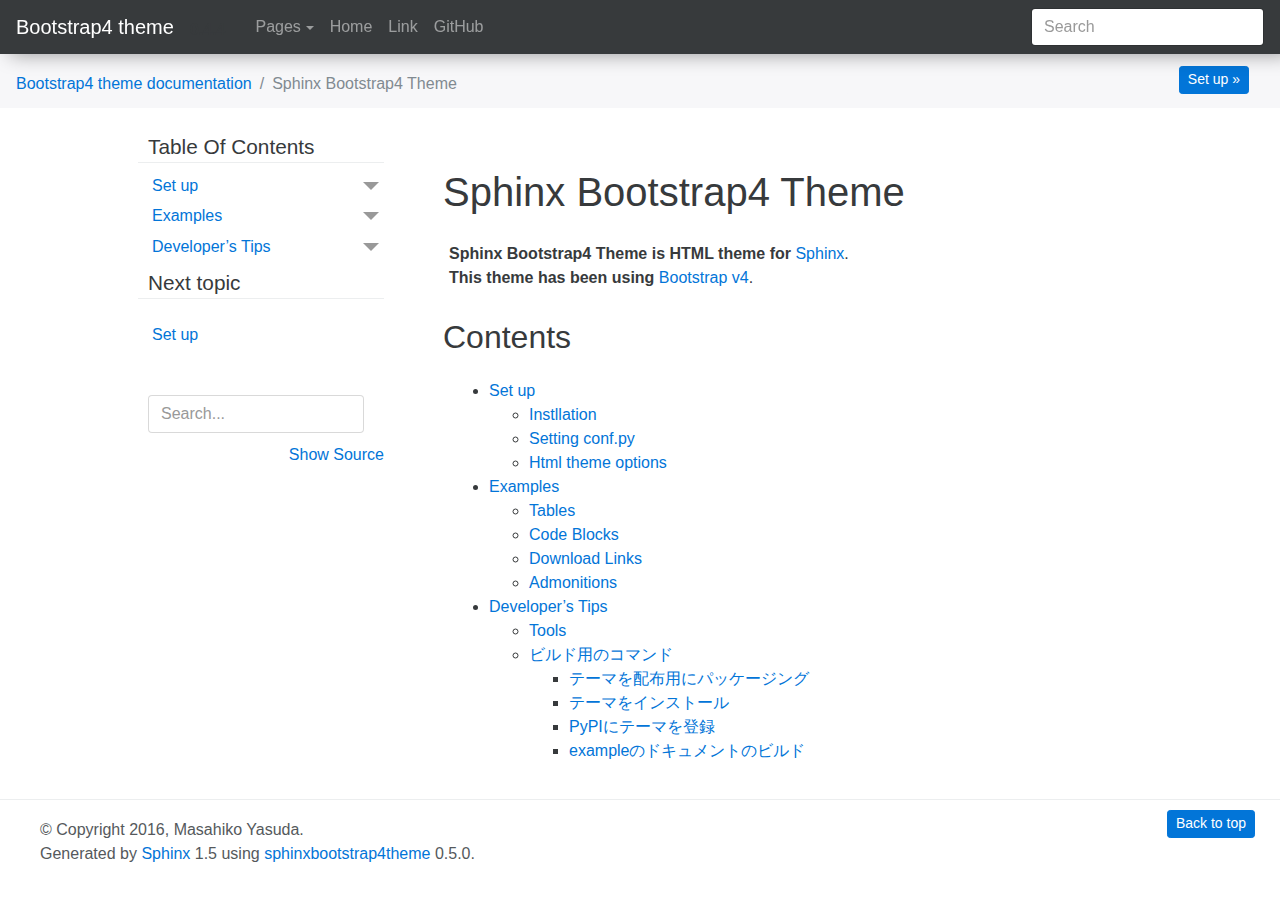
<file: index.html>
<!DOCTYPE html PUBLIC "-//W3C//DTD XHTML 1.0 Transitional//EN"
  "http://www.w3.org/TR/xhtml1/DTD/xhtml1-transitional.dtd">


<html xmlns="http://www.w3.org/1999/xhtml" lang="en">
  <head>
    <meta http-equiv="Content-Type" content="text/html; charset=utf-8" />
    
    <meta charset="utf-8">
    <meta name="viewport" content="width=device-width, initial-scale=1, shrink-to-fit=no">
    <meta http-equiv="x-ua-compatible" content="ie=edge">
    
    <title>Sphinx Bootstrap4 Theme &#8212; Bootstrap4 theme  documentation</title>

    
    <link rel="stylesheet" href="_static/tether-1.3.1/css/tether.min.css" type="text/css" />
    <link rel="stylesheet" href="_static/pygments.css" type="text/css" />
    <link rel="stylesheet" href="_static/bootstrap-4.0.0-alpha3/css/bootstrap.min.css" type="text/css" />
    <link rel="stylesheet" href="_static/sphinxbootstrap4.css" type="text/css" />
    
    <script type="text/javascript">
      var DOCUMENTATION_OPTIONS = {
        URL_ROOT:    './',
        VERSION:     '',
        COLLAPSE_INDEX: false,
        FILE_SUFFIX: '.html',
        HAS_SOURCE:  true,
        SOURCELINK_SUFFIX: '.txt'
      };
    </script>
    <script type="text/javascript" src="_static/jquery.js"></script>
    <script type="text/javascript" src="_static/underscore.js"></script>
    <script type="text/javascript" src="_static/doctools.js"></script>
    <script type="text/javascript" src="_static/tether-1.3.1/js/tether.min.js"></script>
    <script type="text/javascript" src="_static/bootstrap-4.0.0-alpha3/js/bootstrap.min.js"></script>
    <script type="text/javascript" src="_static/sphinxbootstrap4.js"></script>
    <link rel="index" title="Index" href="genindex.html" />
    <link rel="search" title="Search" href="search.html" />
    <link rel="next" title="Set up" href="setup.html" /> 
  </head>
  <body role="document">
  <nav class="navbar navbar-fixed-top navbar-dark bg-inverse">
      <div class="row container-fluid">
           <a class="navbar-brand hidden-xs-down" href="#">
                  Bootstrap4 theme
          </a>
          <span class="navbar-text pull-xs-left navbar-version hidden-xs-down"><b>0.4.4</b></span>
          <button class="navbar-toggler hidden-sm-up pull-xs-right bar-button" type="button" data-toggle="collapse" data-target="#exCollapsingNavbar2">
          &#9776;
          </button>
          <div class="hidden-xs-down">
          <ul class="nav navbar-nav ">
          
              <li class="nav-item dropdown" id="navbar-pages">
                  <a class="nav-link dropdown-toggle" data-toggle="dropdown">Pages</a>
                  <ul class="dropdown-menu">
                  <ul>
<li class="toctree-l1"><a class="reference internal" href="setup.html">Set up</a><ul>
<li class="toctree-l2"><a class="reference internal" href="setup.html#instllation">Instllation</a></li>
<li class="toctree-l2"><a class="reference internal" href="setup.html#setting-conf-py">Setting conf.py</a></li>
<li class="toctree-l2"><a class="reference internal" href="setup.html#html-theme-options">Html theme options</a></li>
</ul>
</li>
<li class="toctree-l1"><a class="reference internal" href="examples.html">Examples</a><ul>
<li class="toctree-l2"><a class="reference internal" href="examples.html#tables">Tables</a></li>
<li class="toctree-l2"><a class="reference internal" href="examples.html#code-blocks">Code Blocks</a></li>
<li class="toctree-l2"><a class="reference internal" href="examples.html#download-links">Download Links</a></li>
<li class="toctree-l2"><a class="reference internal" href="examples.html#admonitions">Admonitions</a></li>
</ul>
</li>
<li class="toctree-l1"><a class="reference internal" href="dev/index.html">Developer&#8217;s Tips</a><ul>
<li class="toctree-l2"><a class="reference internal" href="dev/tools.html">Tools</a></li>
<li class="toctree-l2"><a class="reference internal" href="dev/commands.html">ビルド用のコマンド</a><ul>
<li class="toctree-l3"><a class="reference internal" href="dev/commands.html#id2">テーマを配布用にパッケージング</a></li>
<li class="toctree-l3"><a class="reference internal" href="dev/commands.html#id3">テーマをインストール</a></li>
<li class="toctree-l3"><a class="reference internal" href="dev/commands.html#pypi">PyPIにテーマを登録</a></li>
<li class="toctree-l3"><a class="reference internal" href="dev/commands.html#example">exampleのドキュメントのビルド</a></li>
</ul>
</li>
</ul>
</li>
</ul>

                  </ul>
              </li>
              <li class="nav-item">
              <a  class="nav-link" href="#">Home</a></li>
              <li class="nav-item">
              
                  <a  class="nav-link" href="http://example.com">Link</a></li>
              <li class="nav-item">
              
                  <a  class="nav-link" href="https://github.com/myyasuda/sphinxbootstrap4theme">GitHub</a></li>
          </ul>
             
<form class="form-inline pull-sm-right" action="search.html" method="get">
  <input type="text" name="q" class="form-control" placeholder="Search" />
  <input type="hidden" name="check_keywords" value="yes" />
  <input type="hidden" name="area" value="default" />
</form>
          </div>
      </div>

      <div class="row hidden-sm-up">
          <div class="collapse navbar-toggleable-xs container" id="exCollapsingNavbar2">
              <div class="container">
             　　 <a class="navbar-brand" href="#">
                      Bootstrap4 theme
                  </a>
              </div>
              <ul class="nav navbar-nav">
                  <li>
                  <a  class="nav-link" href="#">Home</a></li>
                  <li>
                  
                      <a  class="nav-link" href="http://example.com">Link</a></li>
                  <li>
                  
                      <a  class="nav-link" href="https://github.com/myyasuda/sphinxbootstrap4theme">GitHub</a></li>
              </ul>
              <div class="dropdown-divider"></div>
              <div class="navbar-text">search<div>
              
<form class="form-inline pull-sm-right" action="search.html" method="get">
  <input type="text" name="q" class="form-control" placeholder="Search" />
  <input type="hidden" name="check_keywords" value="yes" />
  <input type="hidden" name="area" value="default" />
</form>
          </div>
      </div>
    </nav>
  </div>

    <div class="related container-fluid bg-faded" role="navigation" aria-label="related navigation">
        <ol class="breadcrumb col-md-8">
            <li class="breadcrumb-item"><a href="#">Bootstrap4 theme  documentation</a></li>
            <li class="breadcrumb-item active">Sphinx Bootstrap4 Theme</li>
        </ol>
       <div class="relation col-md-4">
           <div class="pull-xs-right">
               <div class="btn-group btn-group-sm" role="group" aria-label="Basic example">
               <a href="setup.html" title="Next Chapter: Set up" class="btn btn-primary" role="botton" accesskey="N">
                   Set up &raquo;
               </a>
               </div>
           </div>
       </div>
    </div>

  <div class="main"> 
      <div class="sphinxsidebar hidden-sm-down">
        <div class="sphinxsidebarwrapper">          
            <h4>Table Of Contents</h4>
            
            
              <div class="sidebartoctree">
                <ul>
<li class="toctree-l1"><a class="reference internal" href="setup.html">Set up</a><ul>
<li class="toctree-l2"><a class="reference internal" href="setup.html#instllation">Instllation</a></li>
<li class="toctree-l2"><a class="reference internal" href="setup.html#setting-conf-py">Setting conf.py</a></li>
<li class="toctree-l2"><a class="reference internal" href="setup.html#html-theme-options">Html theme options</a></li>
</ul>
</li>
<li class="toctree-l1"><a class="reference internal" href="examples.html">Examples</a><ul>
<li class="toctree-l2"><a class="reference internal" href="examples.html#tables">Tables</a></li>
<li class="toctree-l2"><a class="reference internal" href="examples.html#code-blocks">Code Blocks</a></li>
<li class="toctree-l2"><a class="reference internal" href="examples.html#download-links">Download Links</a></li>
<li class="toctree-l2"><a class="reference internal" href="examples.html#admonitions">Admonitions</a></li>
</ul>
</li>
<li class="toctree-l1"><a class="reference internal" href="dev/index.html">Developer&#8217;s Tips</a><ul>
<li class="toctree-l2"><a class="reference internal" href="dev/tools.html">Tools</a></li>
<li class="toctree-l2"><a class="reference internal" href="dev/commands.html">ビルド用のコマンド</a><ul>
<li class="toctree-l3"><a class="reference internal" href="dev/commands.html#id2">テーマを配布用にパッケージング</a></li>
<li class="toctree-l3"><a class="reference internal" href="dev/commands.html#id3">テーマをインストール</a></li>
<li class="toctree-l3"><a class="reference internal" href="dev/commands.html#pypi">PyPIにテーマを登録</a></li>
<li class="toctree-l3"><a class="reference internal" href="dev/commands.html#example">exampleのドキュメントのビルド</a></li>
</ul>
</li>
</ul>
</li>
</ul>

              </div>
            
          
  <h4>Next topic</h4>
  <p class="topless"><a href="setup.html"
                        title="next chapter">Set up</a></p>
<div id="searchbox" style="display: none">
    <form class="form search" action="search.html" method="get">
      <input type="text" name="q" class="form-control" placeholder="Search..." />
      <input type="hidden" name="check_keywords" value="yes" />
      <input type="hidden" name="area" value="default" />
    </form>
</div>

<script type="text/javascript">$('#searchbox').show(0);</script>
  <ul class="this-page-menu list-unstyled pull-xs-right">
    <li><a  class="text-xs-right" href="_sources/index.rst.txt"
           rel="nofollow">Show Source</a></li>
  </ul>
        </div>
      </div> 

    <div class="document">
      <div class="documentwrapper">
        <div class="bodywrapper">
          <div class="body">
            
  <blockquote>
<div></div></blockquote>
<div class="section" id="sphinx-bootstrap4-theme">
<h1>Sphinx Bootstrap4 Theme<a class="headerlink" href="#sphinx-bootstrap4-theme" title="Permalink to this headline">¶</a></h1>
<div class="line-block">
<div class="line"><strong>Sphinx Bootstrap4 Theme is HTML theme for</strong> <a class="reference external" href="http://sphinx.pocoo.org/">Sphinx</a>.</div>
<div class="line"><strong>This theme has been using</strong> <a class="reference external" href="http://v4-alpha.getbootstrap.com/">Bootstrap v4</a>.</div>
</div>
<div class="section" id="contents">
<h2>Contents<a class="headerlink" href="#contents" title="Permalink to this headline">¶</a></h2>
<div class="toctree-wrapper compound">
<ul>
<li class="toctree-l1"><a class="reference internal" href="setup.html">Set up</a><ul>
<li class="toctree-l2"><a class="reference internal" href="setup.html#instllation">Instllation</a></li>
<li class="toctree-l2"><a class="reference internal" href="setup.html#setting-conf-py">Setting conf.py</a></li>
<li class="toctree-l2"><a class="reference internal" href="setup.html#html-theme-options">Html theme options</a></li>
</ul>
</li>
<li class="toctree-l1"><a class="reference internal" href="examples.html">Examples</a><ul>
<li class="toctree-l2"><a class="reference internal" href="examples.html#tables">Tables</a></li>
<li class="toctree-l2"><a class="reference internal" href="examples.html#code-blocks">Code Blocks</a></li>
<li class="toctree-l2"><a class="reference internal" href="examples.html#download-links">Download Links</a></li>
<li class="toctree-l2"><a class="reference internal" href="examples.html#admonitions">Admonitions</a></li>
</ul>
</li>
<li class="toctree-l1"><a class="reference internal" href="dev/index.html">Developer&#8217;s Tips</a><ul>
<li class="toctree-l2"><a class="reference internal" href="dev/tools.html">Tools</a></li>
<li class="toctree-l2"><a class="reference internal" href="dev/commands.html">ビルド用のコマンド</a><ul>
<li class="toctree-l3"><a class="reference internal" href="dev/commands.html#id2">テーマを配布用にパッケージング</a></li>
<li class="toctree-l3"><a class="reference internal" href="dev/commands.html#id3">テーマをインストール</a></li>
<li class="toctree-l3"><a class="reference internal" href="dev/commands.html#pypi">PyPIにテーマを登録</a></li>
<li class="toctree-l3"><a class="reference internal" href="dev/commands.html#example">exampleのドキュメントのビルド</a></li>
</ul>
</li>
</ul>
</li>
</ul>
</div>
</div>
</div>


          </div>
        </div>
      </div>
    </div>
      <div class="clearer"></div>
    </div>
  </div>
<footer class="footer">
  <div class="container-fluid">
    <div class="text-xs-left col-md-9 copyright">
        <div>&copy; Copyright 2016, Masahiko Yasuda.</div>
      <div>Generated by <a href="http://sphinx.pocoo.org/">Sphinx</a> 1.5 using <a href="https://github.com/myyasuda/sphinxbootstrap4theme">sphinxbootstrap4theme</a> 0.5.0.</div>
    </div>
    <div class="pull-xs-right">
        <a href="#" class="btn btn-primary btn-sm" role="botton">Back to top</a>
    </div>
  </div>
</footer>
  </body>
</html>
</file>
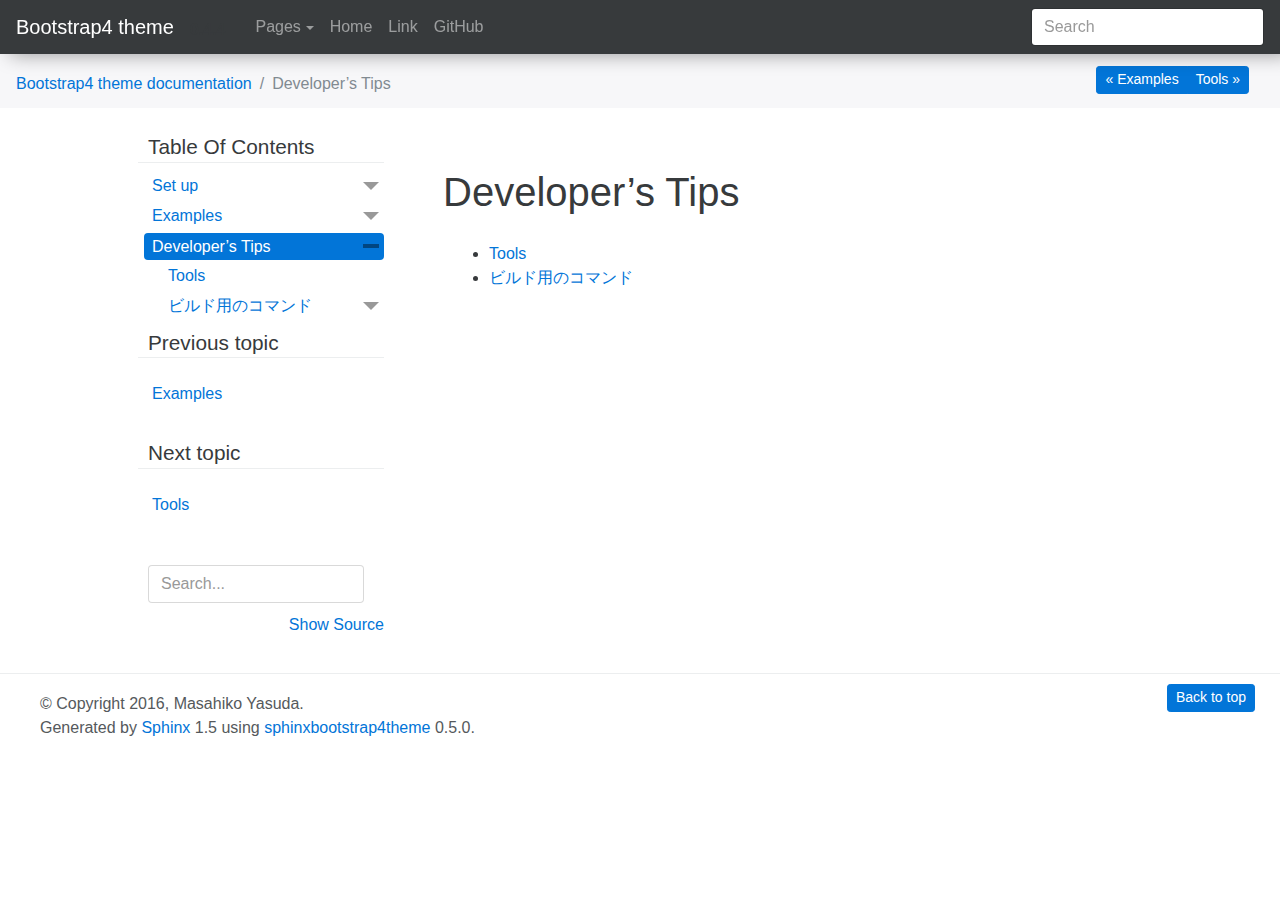
<file: dev/index.html>
<!DOCTYPE html PUBLIC "-//W3C//DTD XHTML 1.0 Transitional//EN"
  "http://www.w3.org/TR/xhtml1/DTD/xhtml1-transitional.dtd">


<html xmlns="http://www.w3.org/1999/xhtml" lang="en">
  <head>
    <meta http-equiv="Content-Type" content="text/html; charset=utf-8" />
    
    <meta charset="utf-8">
    <meta name="viewport" content="width=device-width, initial-scale=1, shrink-to-fit=no">
    <meta http-equiv="x-ua-compatible" content="ie=edge">
    
    <title>Developer’s Tips &#8212; Bootstrap4 theme  documentation</title>

    
    <link rel="stylesheet" href="../_static/tether-1.3.1/css/tether.min.css" type="text/css" />
    <link rel="stylesheet" href="../_static/pygments.css" type="text/css" />
    <link rel="stylesheet" href="../_static/bootstrap-4.0.0-alpha3/css/bootstrap.min.css" type="text/css" />
    <link rel="stylesheet" href="../_static/sphinxbootstrap4.css" type="text/css" />
    
    <script type="text/javascript">
      var DOCUMENTATION_OPTIONS = {
        URL_ROOT:    '../',
        VERSION:     '',
        COLLAPSE_INDEX: false,
        FILE_SUFFIX: '.html',
        HAS_SOURCE:  true,
        SOURCELINK_SUFFIX: '.txt'
      };
    </script>
    <script type="text/javascript" src="../_static/jquery.js"></script>
    <script type="text/javascript" src="../_static/underscore.js"></script>
    <script type="text/javascript" src="../_static/doctools.js"></script>
    <script type="text/javascript" src="../_static/tether-1.3.1/js/tether.min.js"></script>
    <script type="text/javascript" src="../_static/bootstrap-4.0.0-alpha3/js/bootstrap.min.js"></script>
    <script type="text/javascript" src="../_static/sphinxbootstrap4.js"></script>
    <link rel="index" title="Index" href="../genindex.html" />
    <link rel="search" title="Search" href="../search.html" />
    <link rel="next" title="Tools" href="tools.html" />
    <link rel="prev" title="Examples" href="../examples.html" /> 
  </head>
  <body role="document">
  <nav class="navbar navbar-fixed-top navbar-dark bg-inverse">
      <div class="row container-fluid">
           <a class="navbar-brand hidden-xs-down" href="../index.html">
                  Bootstrap4 theme
          </a>
          <span class="navbar-text pull-xs-left navbar-version hidden-xs-down"><b>0.4.4</b></span>
          <button class="navbar-toggler hidden-sm-up pull-xs-right bar-button" type="button" data-toggle="collapse" data-target="#exCollapsingNavbar2">
          &#9776;
          </button>
          <div class="hidden-xs-down">
          <ul class="nav navbar-nav ">
          
              <li class="nav-item dropdown" id="navbar-pages">
                  <a class="nav-link dropdown-toggle" data-toggle="dropdown">Pages</a>
                  <ul class="dropdown-menu">
                  <ul class="current">
<li class="toctree-l1"><a class="reference internal" href="../setup.html">Set up</a><ul>
<li class="toctree-l2"><a class="reference internal" href="../setup.html#instllation">Instllation</a></li>
<li class="toctree-l2"><a class="reference internal" href="../setup.html#setting-conf-py">Setting conf.py</a></li>
<li class="toctree-l2"><a class="reference internal" href="../setup.html#html-theme-options">Html theme options</a></li>
</ul>
</li>
<li class="toctree-l1"><a class="reference internal" href="../examples.html">Examples</a><ul>
<li class="toctree-l2"><a class="reference internal" href="../examples.html#tables">Tables</a></li>
<li class="toctree-l2"><a class="reference internal" href="../examples.html#code-blocks">Code Blocks</a></li>
<li class="toctree-l2"><a class="reference internal" href="../examples.html#download-links">Download Links</a></li>
<li class="toctree-l2"><a class="reference internal" href="../examples.html#admonitions">Admonitions</a></li>
</ul>
</li>
<li class="toctree-l1 current"><a class="current reference internal" href="#">Developer&#8217;s Tips</a><ul>
<li class="toctree-l2"><a class="reference internal" href="tools.html">Tools</a></li>
<li class="toctree-l2"><a class="reference internal" href="commands.html">ビルド用のコマンド</a><ul>
<li class="toctree-l3"><a class="reference internal" href="commands.html#id2">テーマを配布用にパッケージング</a></li>
<li class="toctree-l3"><a class="reference internal" href="commands.html#id3">テーマをインストール</a></li>
<li class="toctree-l3"><a class="reference internal" href="commands.html#pypi">PyPIにテーマを登録</a></li>
<li class="toctree-l3"><a class="reference internal" href="commands.html#example">exampleのドキュメントのビルド</a></li>
</ul>
</li>
</ul>
</li>
</ul>

                  </ul>
              </li>
              <li class="nav-item">
              <a  class="nav-link" href="../index.html">Home</a></li>
              <li class="nav-item">
              
                  <a  class="nav-link" href="http://example.com">Link</a></li>
              <li class="nav-item">
              
                  <a  class="nav-link" href="https://github.com/myyasuda/sphinxbootstrap4theme">GitHub</a></li>
          </ul>
             
<form class="form-inline pull-sm-right" action="../search.html" method="get">
  <input type="text" name="q" class="form-control" placeholder="Search" />
  <input type="hidden" name="check_keywords" value="yes" />
  <input type="hidden" name="area" value="default" />
</form>
          </div>
      </div>

      <div class="row hidden-sm-up">
          <div class="collapse navbar-toggleable-xs container" id="exCollapsingNavbar2">
              <div class="container">
             　　 <a class="navbar-brand" href="../index.html">
                      Bootstrap4 theme
                  </a>
              </div>
              <ul class="nav navbar-nav">
                  <li>
                  <a  class="nav-link" href="../index.html">Home</a></li>
                  <li>
                  
                      <a  class="nav-link" href="http://example.com">Link</a></li>
                  <li>
                  
                      <a  class="nav-link" href="https://github.com/myyasuda/sphinxbootstrap4theme">GitHub</a></li>
              </ul>
              <div class="dropdown-divider"></div>
              <div class="navbar-text">search<div>
              
<form class="form-inline pull-sm-right" action="../search.html" method="get">
  <input type="text" name="q" class="form-control" placeholder="Search" />
  <input type="hidden" name="check_keywords" value="yes" />
  <input type="hidden" name="area" value="default" />
</form>
          </div>
      </div>
    </nav>
  </div>

    <div class="related container-fluid bg-faded" role="navigation" aria-label="related navigation">
        <ol class="breadcrumb col-md-8">
            <li class="breadcrumb-item"><a href="../index.html">Bootstrap4 theme  documentation</a></li>
            <li class="breadcrumb-item active">Developer&#8217;s Tips</li>
        </ol>
       <div class="relation col-md-4">
           <div class="pull-xs-right">
               <div class="btn-group btn-group-sm" role="group" aria-label="Basic example">
               <a href="../examples.html" title="Previous Chapter: Examples" class="btn btn-primary" role="botton" accesskey="P">
                   &laquo; Examples
               </a>
               <a href="tools.html" title="Next Chapter: Tools" class="btn btn-primary" role="botton" accesskey="N">
                   Tools &raquo;
               </a>
               </div>
           </div>
       </div>
    </div>

  <div class="main"> 
      <div class="sphinxsidebar hidden-sm-down">
        <div class="sphinxsidebarwrapper">          
            <h4>Table Of Contents</h4>
            
            
              <div class="sidebartoctree">
                <ul class="current">
<li class="toctree-l1"><a class="reference internal" href="../setup.html">Set up</a><ul>
<li class="toctree-l2"><a class="reference internal" href="../setup.html#instllation">Instllation</a></li>
<li class="toctree-l2"><a class="reference internal" href="../setup.html#setting-conf-py">Setting conf.py</a></li>
<li class="toctree-l2"><a class="reference internal" href="../setup.html#html-theme-options">Html theme options</a></li>
</ul>
</li>
<li class="toctree-l1"><a class="reference internal" href="../examples.html">Examples</a><ul>
<li class="toctree-l2"><a class="reference internal" href="../examples.html#tables">Tables</a></li>
<li class="toctree-l2"><a class="reference internal" href="../examples.html#code-blocks">Code Blocks</a></li>
<li class="toctree-l2"><a class="reference internal" href="../examples.html#download-links">Download Links</a></li>
<li class="toctree-l2"><a class="reference internal" href="../examples.html#admonitions">Admonitions</a></li>
</ul>
</li>
<li class="toctree-l1 current"><a class="current reference internal" href="#">Developer&#8217;s Tips</a><ul>
<li class="toctree-l2"><a class="reference internal" href="tools.html">Tools</a></li>
<li class="toctree-l2"><a class="reference internal" href="commands.html">ビルド用のコマンド</a><ul>
<li class="toctree-l3"><a class="reference internal" href="commands.html#id2">テーマを配布用にパッケージング</a></li>
<li class="toctree-l3"><a class="reference internal" href="commands.html#id3">テーマをインストール</a></li>
<li class="toctree-l3"><a class="reference internal" href="commands.html#pypi">PyPIにテーマを登録</a></li>
<li class="toctree-l3"><a class="reference internal" href="commands.html#example">exampleのドキュメントのビルド</a></li>
</ul>
</li>
</ul>
</li>
</ul>

              </div>
            
          
  <h4>Previous topic</h4>
  <p class="topless"><a href="../examples.html"
                        title="previous chapter">Examples</a></p>
  <h4>Next topic</h4>
  <p class="topless"><a href="tools.html"
                        title="next chapter">Tools</a></p>
<div id="searchbox" style="display: none">
    <form class="form search" action="../search.html" method="get">
      <input type="text" name="q" class="form-control" placeholder="Search..." />
      <input type="hidden" name="check_keywords" value="yes" />
      <input type="hidden" name="area" value="default" />
    </form>
</div>

<script type="text/javascript">$('#searchbox').show(0);</script>
  <ul class="this-page-menu list-unstyled pull-xs-right">
    <li><a  class="text-xs-right" href="../_sources/dev/index.rst.txt"
           rel="nofollow">Show Source</a></li>
  </ul>
        </div>
      </div> 

    <div class="document">
      <div class="documentwrapper">
        <div class="bodywrapper">
          <div class="body">
            
  <blockquote>
<div></div></blockquote>
<div class="section" id="developer-s-tips">
<h1>Developer&#8217;s Tips<a class="headerlink" href="#developer-s-tips" title="Permalink to this headline">¶</a></h1>
<div class="toctree-wrapper compound">
<ul>
<li class="toctree-l1"><a class="reference internal" href="tools.html">Tools</a></li>
<li class="toctree-l1"><a class="reference internal" href="commands.html">ビルド用のコマンド</a></li>
</ul>
</div>
</div>


          </div>
        </div>
      </div>
    </div>
      <div class="clearer"></div>
    </div>
  </div>
<footer class="footer">
  <div class="container-fluid">
    <div class="text-xs-left col-md-9 copyright">
        <div>&copy; Copyright 2016, Masahiko Yasuda.</div>
      <div>Generated by <a href="http://sphinx.pocoo.org/">Sphinx</a> 1.5 using <a href="https://github.com/myyasuda/sphinxbootstrap4theme">sphinxbootstrap4theme</a> 0.5.0.</div>
    </div>
    <div class="pull-xs-right">
        <a href="#" class="btn btn-primary btn-sm" role="botton">Back to top</a>
    </div>
  </div>
</footer>
  </body>
</html>
</file>
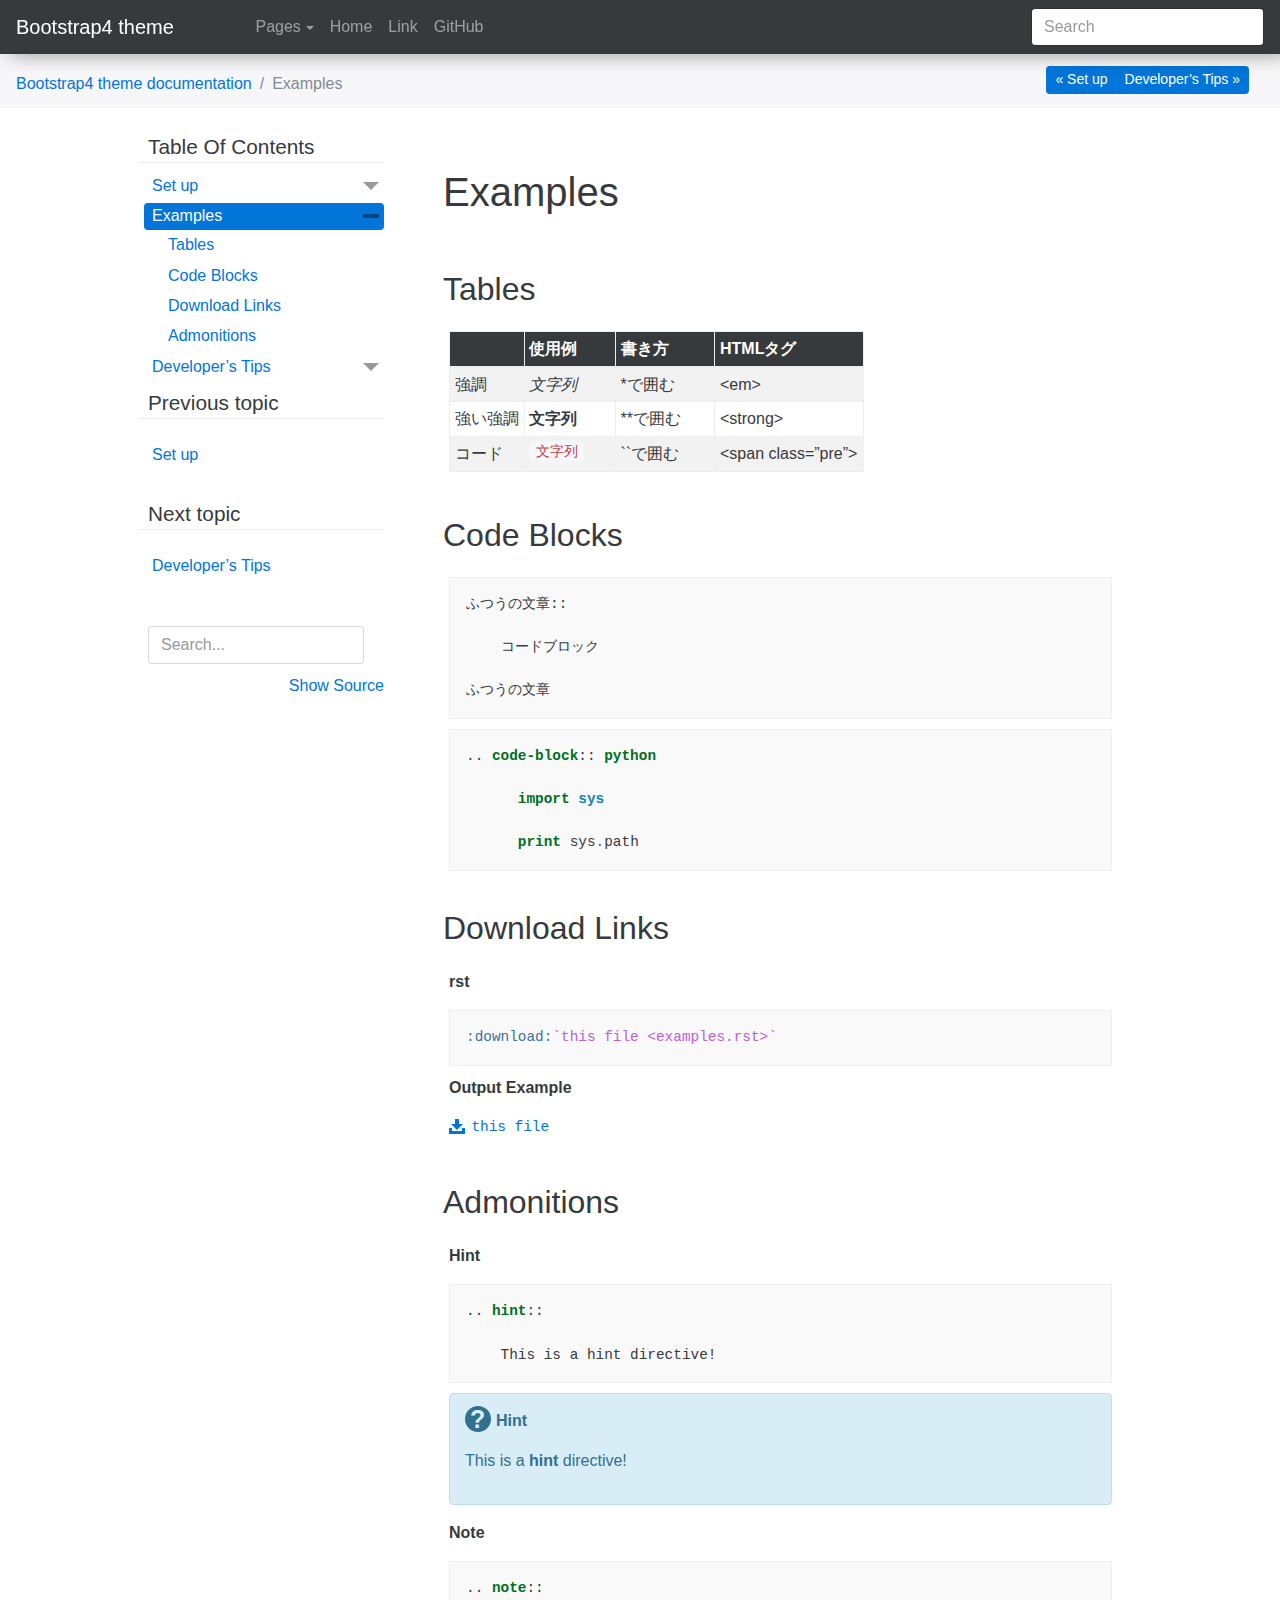
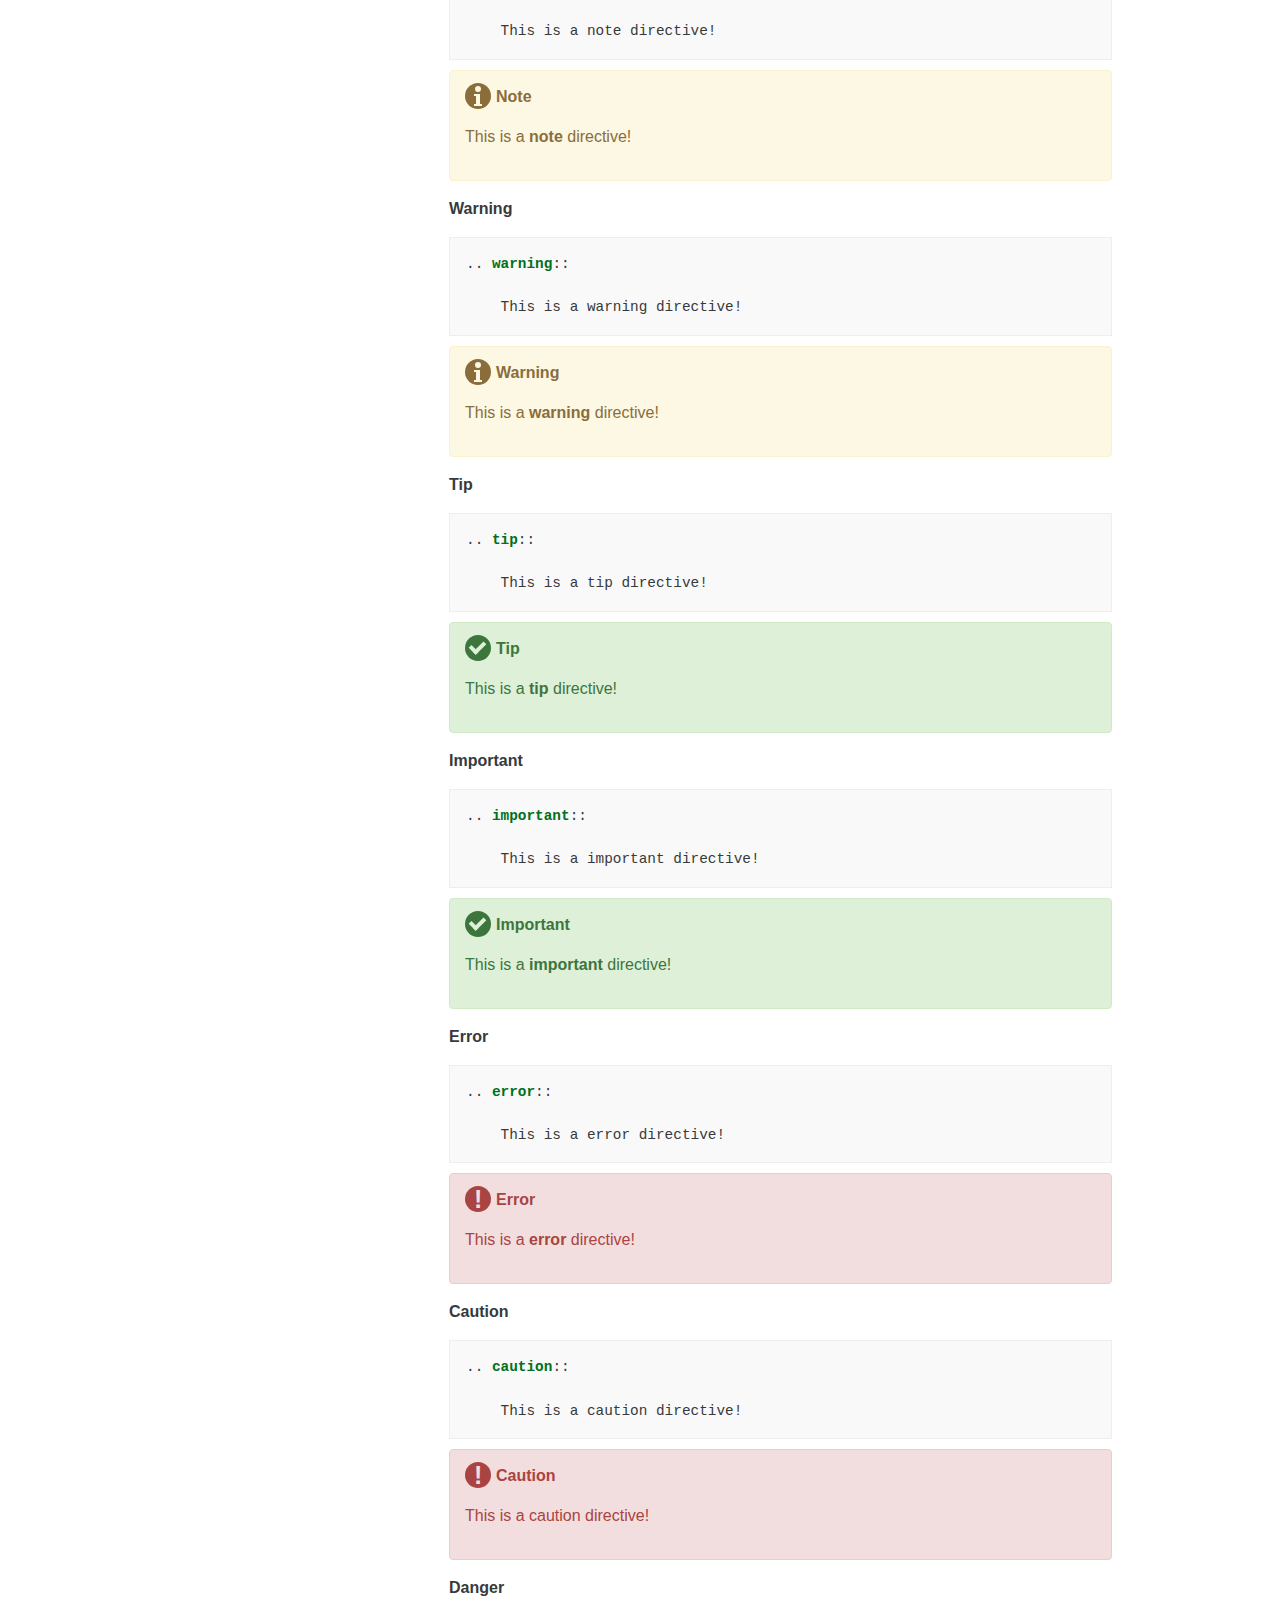
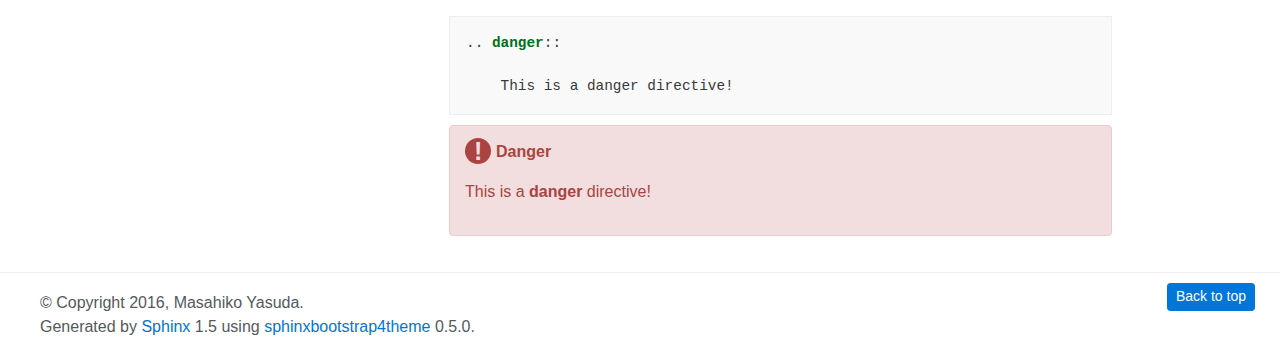
<file: examples.html>
<!DOCTYPE html PUBLIC "-//W3C//DTD XHTML 1.0 Transitional//EN"
  "http://www.w3.org/TR/xhtml1/DTD/xhtml1-transitional.dtd">


<html xmlns="http://www.w3.org/1999/xhtml" lang="en">
  <head>
    <meta http-equiv="Content-Type" content="text/html; charset=utf-8" />
    
    <meta charset="utf-8">
    <meta name="viewport" content="width=device-width, initial-scale=1, shrink-to-fit=no">
    <meta http-equiv="x-ua-compatible" content="ie=edge">
    
    <title>Examples &#8212; Bootstrap4 theme  documentation</title>

    
    <link rel="stylesheet" href="_static/tether-1.3.1/css/tether.min.css" type="text/css" />
    <link rel="stylesheet" href="_static/pygments.css" type="text/css" />
    <link rel="stylesheet" href="_static/bootstrap-4.0.0-alpha3/css/bootstrap.min.css" type="text/css" />
    <link rel="stylesheet" href="_static/sphinxbootstrap4.css" type="text/css" />
    
    <script type="text/javascript">
      var DOCUMENTATION_OPTIONS = {
        URL_ROOT:    './',
        VERSION:     '',
        COLLAPSE_INDEX: false,
        FILE_SUFFIX: '.html',
        HAS_SOURCE:  true,
        SOURCELINK_SUFFIX: '.txt'
      };
    </script>
    <script type="text/javascript" src="_static/jquery.js"></script>
    <script type="text/javascript" src="_static/underscore.js"></script>
    <script type="text/javascript" src="_static/doctools.js"></script>
    <script type="text/javascript" src="_static/tether-1.3.1/js/tether.min.js"></script>
    <script type="text/javascript" src="_static/bootstrap-4.0.0-alpha3/js/bootstrap.min.js"></script>
    <script type="text/javascript" src="_static/sphinxbootstrap4.js"></script>
    <link rel="index" title="Index" href="genindex.html" />
    <link rel="search" title="Search" href="search.html" />
    <link rel="next" title="Developer’s Tips" href="dev/index.html" />
    <link rel="prev" title="Set up" href="setup.html" /> 
  </head>
  <body role="document">
  <nav class="navbar navbar-fixed-top navbar-dark bg-inverse">
      <div class="row container-fluid">
           <a class="navbar-brand hidden-xs-down" href="index.html">
                  Bootstrap4 theme
          </a>
          <span class="navbar-text pull-xs-left navbar-version hidden-xs-down"><b>0.4.4</b></span>
          <button class="navbar-toggler hidden-sm-up pull-xs-right bar-button" type="button" data-toggle="collapse" data-target="#exCollapsingNavbar2">
          &#9776;
          </button>
          <div class="hidden-xs-down">
          <ul class="nav navbar-nav ">
          
              <li class="nav-item dropdown" id="navbar-pages">
                  <a class="nav-link dropdown-toggle" data-toggle="dropdown">Pages</a>
                  <ul class="dropdown-menu">
                  <ul class="current">
<li class="toctree-l1"><a class="reference internal" href="setup.html">Set up</a><ul>
<li class="toctree-l2"><a class="reference internal" href="setup.html#instllation">Instllation</a></li>
<li class="toctree-l2"><a class="reference internal" href="setup.html#setting-conf-py">Setting conf.py</a></li>
<li class="toctree-l2"><a class="reference internal" href="setup.html#html-theme-options">Html theme options</a></li>
</ul>
</li>
<li class="toctree-l1 current"><a class="current reference internal" href="#">Examples</a><ul>
<li class="toctree-l2"><a class="reference internal" href="#tables">Tables</a></li>
<li class="toctree-l2"><a class="reference internal" href="#code-blocks">Code Blocks</a></li>
<li class="toctree-l2"><a class="reference internal" href="#download-links">Download Links</a></li>
<li class="toctree-l2"><a class="reference internal" href="#admonitions">Admonitions</a></li>
</ul>
</li>
<li class="toctree-l1"><a class="reference internal" href="dev/index.html">Developer&#8217;s Tips</a><ul>
<li class="toctree-l2"><a class="reference internal" href="dev/tools.html">Tools</a></li>
<li class="toctree-l2"><a class="reference internal" href="dev/commands.html">ビルド用のコマンド</a><ul>
<li class="toctree-l3"><a class="reference internal" href="dev/commands.html#id2">テーマを配布用にパッケージング</a></li>
<li class="toctree-l3"><a class="reference internal" href="dev/commands.html#id3">テーマをインストール</a></li>
<li class="toctree-l3"><a class="reference internal" href="dev/commands.html#pypi">PyPIにテーマを登録</a></li>
<li class="toctree-l3"><a class="reference internal" href="dev/commands.html#example">exampleのドキュメントのビルド</a></li>
</ul>
</li>
</ul>
</li>
</ul>

                  </ul>
              </li>
              <li class="nav-item">
              <a  class="nav-link" href="index.html">Home</a></li>
              <li class="nav-item">
              
                  <a  class="nav-link" href="http://example.com">Link</a></li>
              <li class="nav-item">
              
                  <a  class="nav-link" href="https://github.com/myyasuda/sphinxbootstrap4theme">GitHub</a></li>
          </ul>
             
<form class="form-inline pull-sm-right" action="search.html" method="get">
  <input type="text" name="q" class="form-control" placeholder="Search" />
  <input type="hidden" name="check_keywords" value="yes" />
  <input type="hidden" name="area" value="default" />
</form>
          </div>
      </div>

      <div class="row hidden-sm-up">
          <div class="collapse navbar-toggleable-xs container" id="exCollapsingNavbar2">
              <div class="container">
             　　 <a class="navbar-brand" href="index.html">
                      Bootstrap4 theme
                  </a>
              </div>
              <ul class="nav navbar-nav">
                  <li>
                  <a  class="nav-link" href="index.html">Home</a></li>
                  <li>
                  
                      <a  class="nav-link" href="http://example.com">Link</a></li>
                  <li>
                  
                      <a  class="nav-link" href="https://github.com/myyasuda/sphinxbootstrap4theme">GitHub</a></li>
              </ul>
              <div class="dropdown-divider"></div>
              <div class="navbar-text">search<div>
              
<form class="form-inline pull-sm-right" action="search.html" method="get">
  <input type="text" name="q" class="form-control" placeholder="Search" />
  <input type="hidden" name="check_keywords" value="yes" />
  <input type="hidden" name="area" value="default" />
</form>
          </div>
      </div>
    </nav>
  </div>

    <div class="related container-fluid bg-faded" role="navigation" aria-label="related navigation">
        <ol class="breadcrumb col-md-8">
            <li class="breadcrumb-item"><a href="index.html">Bootstrap4 theme  documentation</a></li>
            <li class="breadcrumb-item active">Examples</li>
        </ol>
       <div class="relation col-md-4">
           <div class="pull-xs-right">
               <div class="btn-group btn-group-sm" role="group" aria-label="Basic example">
               <a href="setup.html" title="Previous Chapter: Set up" class="btn btn-primary" role="botton" accesskey="P">
                   &laquo; Set up
               </a>
               <a href="dev/index.html" title="Next Chapter: Developer’s Tips" class="btn btn-primary" role="botton" accesskey="N">
                   Developer’s Tips &raquo;
               </a>
               </div>
           </div>
       </div>
    </div>

  <div class="main"> 
      <div class="sphinxsidebar hidden-sm-down">
        <div class="sphinxsidebarwrapper">          
            <h4>Table Of Contents</h4>
            
            
              <div class="sidebartoctree">
                <ul class="current">
<li class="toctree-l1"><a class="reference internal" href="setup.html">Set up</a><ul>
<li class="toctree-l2"><a class="reference internal" href="setup.html#instllation">Instllation</a></li>
<li class="toctree-l2"><a class="reference internal" href="setup.html#setting-conf-py">Setting conf.py</a></li>
<li class="toctree-l2"><a class="reference internal" href="setup.html#html-theme-options">Html theme options</a></li>
</ul>
</li>
<li class="toctree-l1 current"><a class="current reference internal" href="#">Examples</a><ul>
<li class="toctree-l2"><a class="reference internal" href="#tables">Tables</a></li>
<li class="toctree-l2"><a class="reference internal" href="#code-blocks">Code Blocks</a></li>
<li class="toctree-l2"><a class="reference internal" href="#download-links">Download Links</a></li>
<li class="toctree-l2"><a class="reference internal" href="#admonitions">Admonitions</a></li>
</ul>
</li>
<li class="toctree-l1"><a class="reference internal" href="dev/index.html">Developer&#8217;s Tips</a><ul>
<li class="toctree-l2"><a class="reference internal" href="dev/tools.html">Tools</a></li>
<li class="toctree-l2"><a class="reference internal" href="dev/commands.html">ビルド用のコマンド</a><ul>
<li class="toctree-l3"><a class="reference internal" href="dev/commands.html#id2">テーマを配布用にパッケージング</a></li>
<li class="toctree-l3"><a class="reference internal" href="dev/commands.html#id3">テーマをインストール</a></li>
<li class="toctree-l3"><a class="reference internal" href="dev/commands.html#pypi">PyPIにテーマを登録</a></li>
<li class="toctree-l3"><a class="reference internal" href="dev/commands.html#example">exampleのドキュメントのビルド</a></li>
</ul>
</li>
</ul>
</li>
</ul>

              </div>
            
          
  <h4>Previous topic</h4>
  <p class="topless"><a href="setup.html"
                        title="previous chapter">Set up</a></p>
  <h4>Next topic</h4>
  <p class="topless"><a href="dev/index.html"
                        title="next chapter">Developer&#8217;s Tips</a></p>
<div id="searchbox" style="display: none">
    <form class="form search" action="search.html" method="get">
      <input type="text" name="q" class="form-control" placeholder="Search..." />
      <input type="hidden" name="check_keywords" value="yes" />
      <input type="hidden" name="area" value="default" />
    </form>
</div>

<script type="text/javascript">$('#searchbox').show(0);</script>
  <ul class="this-page-menu list-unstyled pull-xs-right">
    <li><a  class="text-xs-right" href="_sources/examples.rst.txt"
           rel="nofollow">Show Source</a></li>
  </ul>
        </div>
      </div> 

    <div class="document">
      <div class="documentwrapper">
        <div class="bodywrapper">
          <div class="body">
            
  <blockquote>
<div></div></blockquote>
<div class="section" id="examples">
<h1>Examples<a class="headerlink" href="#examples" title="Permalink to this headline">¶</a></h1>
<div class="section" id="tables">
<span id="top"></span><h2>Tables<a class="headerlink" href="#tables" title="Permalink to this headline">¶</a></h2>
<table border="1" class="docutils">
<colgroup>
<col width="18%" />
<col width="22%" />
<col width="24%" />
<col width="37%" />
</colgroup>
<thead valign="bottom">
<tr class="row-odd"><th class="head">&nbsp;</th>
<th class="head">使用例</th>
<th class="head">書き方</th>
<th class="head">HTMLタグ</th>
</tr>
</thead>
<tbody valign="top">
<tr class="row-even"><td>強調</td>
<td><em>文字列</em></td>
<td>*で囲む</td>
<td>&lt;em&gt;</td>
</tr>
<tr class="row-odd"><td>強い強調</td>
<td><strong>文字列</strong></td>
<td>**で囲む</td>
<td>&lt;strong&gt;</td>
</tr>
<tr class="row-even"><td>コード</td>
<td><code class="docutils literal"><span class="pre">文字列</span></code></td>
<td>``で囲む</td>
<td>&lt;span class=&#8221;pre&#8221;&gt;</td>
</tr>
</tbody>
</table>
</div>
<div class="section" id="code-blocks">
<h2>Code Blocks<a class="headerlink" href="#code-blocks" title="Permalink to this headline">¶</a></h2>
<div class="highlight-default"><div class="highlight"><pre><span></span><span class="n">ふつうの文章</span><span class="p">::</span>

    <span class="n">コードブロック</span>

<span class="n">ふつうの文章</span>
</pre></div>
</div>
<div class="highlight-rst"><div class="highlight"><pre><span></span><span class="p">..</span> <span class="ow">code-block</span><span class="p">::</span> <span class="k">python</span>

      <span class="kn">import</span> <span class="nn">sys</span>

      <span class="k">print</span> <span class="n">sys</span><span class="o">.</span><span class="n">path</span>
</pre></div>
</div>
</div>
<div class="section" id="download-links">
<h2>Download Links<a class="headerlink" href="#download-links" title="Permalink to this headline">¶</a></h2>
<p><strong>rst</strong></p>
<div class="highlight-rst"><div class="highlight"><pre><span></span><span class="na">:download:</span><span class="nv">`this file &lt;examples.rst&gt;`</span>
</pre></div>
</div>
<p><strong>Output Example</strong></p>
<p><a class="reference download internal" href="_downloads/examples.rst" download=""><code class="xref download docutils literal"><span class="pre">this</span> <span class="pre">file</span></code></a></p>
</div>
<div class="section" id="admonitions">
<h2>Admonitions<a class="headerlink" href="#admonitions" title="Permalink to this headline">¶</a></h2>
<p><strong>Hint</strong></p>
<div class="highlight-rst"><div class="highlight"><pre><span></span><span class="p">..</span> <span class="ow">hint</span><span class="p">::</span>

    This is a hint directive!
</pre></div>
</div>
<div class="admonition hint">
<p class="first admonition-title">Hint</p>
<p class="last">This is a <strong>hint</strong> directive!</p>
</div>
<p><strong>Note</strong></p>
<div class="highlight-rst"><div class="highlight"><pre><span></span><span class="p">..</span> <span class="ow">note</span><span class="p">::</span>

    This is a note directive!
</pre></div>
</div>
<div class="admonition note">
<p class="first admonition-title">Note</p>
<p class="last">This is a <strong>note</strong> directive!</p>
</div>
<p><strong>Warning</strong></p>
<div class="highlight-rst"><div class="highlight"><pre><span></span><span class="p">..</span> <span class="ow">warning</span><span class="p">::</span>

    This is a warning directive!
</pre></div>
</div>
<div class="admonition warning">
<p class="first admonition-title">Warning</p>
<p class="last">This is a <strong>warning</strong> directive!</p>
</div>
<p><strong>Tip</strong></p>
<div class="highlight-rst"><div class="highlight"><pre><span></span><span class="p">..</span> <span class="ow">tip</span><span class="p">::</span>

    This is a tip directive!
</pre></div>
</div>
<div class="admonition tip">
<p class="first admonition-title">Tip</p>
<p class="last">This is a <strong>tip</strong> directive!</p>
</div>
<p><strong>Important</strong></p>
<div class="highlight-rst"><div class="highlight"><pre><span></span><span class="p">..</span> <span class="ow">important</span><span class="p">::</span>

    This is a important directive!
</pre></div>
</div>
<div class="admonition important">
<p class="first admonition-title">Important</p>
<p class="last">This is a <strong>important</strong> directive!</p>
</div>
<p><strong>Error</strong></p>
<div class="highlight-rst"><div class="highlight"><pre><span></span><span class="p">..</span> <span class="ow">error</span><span class="p">::</span>

    This is a error directive!
</pre></div>
</div>
<div class="admonition error">
<p class="first admonition-title">Error</p>
<p class="last">This is a <strong>error</strong> directive!</p>
</div>
<p><strong>Caution</strong></p>
<div class="highlight-rst"><div class="highlight"><pre><span></span><span class="p">..</span> <span class="ow">caution</span><span class="p">::</span>

    This is a caution directive!
</pre></div>
</div>
<div class="admonition caution">
<p class="first admonition-title">Caution</p>
<p class="last">This is a caution directive!</p>
</div>
<p><strong>Danger</strong></p>
<div class="highlight-rst"><div class="highlight"><pre><span></span><span class="p">..</span> <span class="ow">danger</span><span class="p">::</span>

    This is a danger directive!
</pre></div>
</div>
<div class="admonition danger">
<p class="first admonition-title">Danger</p>
<p class="last">This is a <strong>danger</strong> directive!</p>
</div>
</div>
</div>


          </div>
        </div>
      </div>
    </div>
      <div class="clearer"></div>
    </div>
  </div>
<footer class="footer">
  <div class="container-fluid">
    <div class="text-xs-left col-md-9 copyright">
        <div>&copy; Copyright 2016, Masahiko Yasuda.</div>
      <div>Generated by <a href="http://sphinx.pocoo.org/">Sphinx</a> 1.5 using <a href="https://github.com/myyasuda/sphinxbootstrap4theme">sphinxbootstrap4theme</a> 0.5.0.</div>
    </div>
    <div class="pull-xs-right">
        <a href="#" class="btn btn-primary btn-sm" role="botton">Back to top</a>
    </div>
  </div>
</footer>
  </body>
</html>
</file>
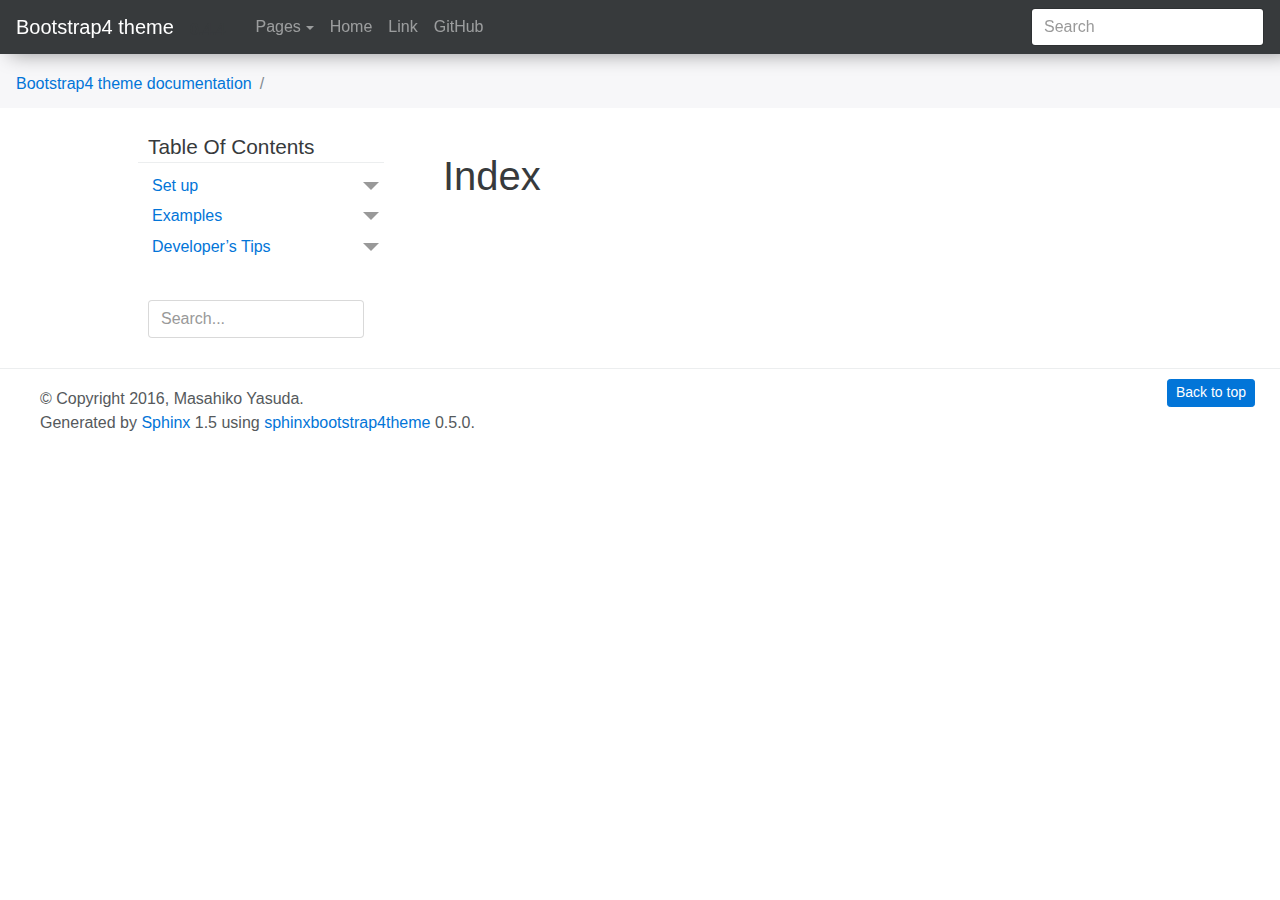
<file: genindex.html>
<!DOCTYPE html PUBLIC "-//W3C//DTD XHTML 1.0 Transitional//EN"
  "http://www.w3.org/TR/xhtml1/DTD/xhtml1-transitional.dtd">


<html xmlns="http://www.w3.org/1999/xhtml" lang="en">
  <head>
    <meta http-equiv="Content-Type" content="text/html; charset=utf-8" />
    
    <meta charset="utf-8">
    <meta name="viewport" content="width=device-width, initial-scale=1, shrink-to-fit=no">
    <meta http-equiv="x-ua-compatible" content="ie=edge">
    
    <title>Index &#8212; Bootstrap4 theme  documentation</title>

    
    <link rel="stylesheet" href="_static/tether-1.3.1/css/tether.min.css" type="text/css" />
    <link rel="stylesheet" href="_static/pygments.css" type="text/css" />
    <link rel="stylesheet" href="_static/bootstrap-4.0.0-alpha3/css/bootstrap.min.css" type="text/css" />
    <link rel="stylesheet" href="_static/sphinxbootstrap4.css" type="text/css" />
    
    <script type="text/javascript">
      var DOCUMENTATION_OPTIONS = {
        URL_ROOT:    './',
        VERSION:     '',
        COLLAPSE_INDEX: false,
        FILE_SUFFIX: '.html',
        HAS_SOURCE:  true,
        SOURCELINK_SUFFIX: '.txt'
      };
    </script>
    <script type="text/javascript" src="_static/jquery.js"></script>
    <script type="text/javascript" src="_static/underscore.js"></script>
    <script type="text/javascript" src="_static/doctools.js"></script>
    <script type="text/javascript" src="_static/tether-1.3.1/js/tether.min.js"></script>
    <script type="text/javascript" src="_static/bootstrap-4.0.0-alpha3/js/bootstrap.min.js"></script>
    <script type="text/javascript" src="_static/sphinxbootstrap4.js"></script>
    <link rel="index" title="Index" href="#" />
    <link rel="search" title="Search" href="search.html" /> 
  </head>
  <body role="document">
  <nav class="navbar navbar-fixed-top navbar-dark bg-inverse">
      <div class="row container-fluid">
           <a class="navbar-brand hidden-xs-down" href="index.html">
                  Bootstrap4 theme
          </a>
          <span class="navbar-text pull-xs-left navbar-version hidden-xs-down"><b>0.4.4</b></span>
          <button class="navbar-toggler hidden-sm-up pull-xs-right bar-button" type="button" data-toggle="collapse" data-target="#exCollapsingNavbar2">
          &#9776;
          </button>
          <div class="hidden-xs-down">
          <ul class="nav navbar-nav ">
          
              <li class="nav-item dropdown" id="navbar-pages">
                  <a class="nav-link dropdown-toggle" data-toggle="dropdown">Pages</a>
                  <ul class="dropdown-menu">
                  <ul>
<li class="toctree-l1"><a class="reference internal" href="setup.html">Set up</a><ul>
<li class="toctree-l2"><a class="reference internal" href="setup.html#instllation">Instllation</a></li>
<li class="toctree-l2"><a class="reference internal" href="setup.html#setting-conf-py">Setting conf.py</a></li>
<li class="toctree-l2"><a class="reference internal" href="setup.html#html-theme-options">Html theme options</a></li>
</ul>
</li>
<li class="toctree-l1"><a class="reference internal" href="examples.html">Examples</a><ul>
<li class="toctree-l2"><a class="reference internal" href="examples.html#tables">Tables</a></li>
<li class="toctree-l2"><a class="reference internal" href="examples.html#code-blocks">Code Blocks</a></li>
<li class="toctree-l2"><a class="reference internal" href="examples.html#download-links">Download Links</a></li>
<li class="toctree-l2"><a class="reference internal" href="examples.html#admonitions">Admonitions</a></li>
</ul>
</li>
<li class="toctree-l1"><a class="reference internal" href="dev/index.html">Developer&#8217;s Tips</a><ul>
<li class="toctree-l2"><a class="reference internal" href="dev/tools.html">Tools</a></li>
<li class="toctree-l2"><a class="reference internal" href="dev/commands.html">ビルド用のコマンド</a><ul>
<li class="toctree-l3"><a class="reference internal" href="dev/commands.html#id2">テーマを配布用にパッケージング</a></li>
<li class="toctree-l3"><a class="reference internal" href="dev/commands.html#id3">テーマをインストール</a></li>
<li class="toctree-l3"><a class="reference internal" href="dev/commands.html#pypi">PyPIにテーマを登録</a></li>
<li class="toctree-l3"><a class="reference internal" href="dev/commands.html#example">exampleのドキュメントのビルド</a></li>
</ul>
</li>
</ul>
</li>
</ul>

                  </ul>
              </li>
              <li class="nav-item">
              <a  class="nav-link" href="index.html">Home</a></li>
              <li class="nav-item">
              
                  <a  class="nav-link" href="http://example.com">Link</a></li>
              <li class="nav-item">
              
                  <a  class="nav-link" href="https://github.com/myyasuda/sphinxbootstrap4theme">GitHub</a></li>
          </ul>
             
<form class="form-inline pull-sm-right" action="search.html" method="get">
  <input type="text" name="q" class="form-control" placeholder="Search" />
  <input type="hidden" name="check_keywords" value="yes" />
  <input type="hidden" name="area" value="default" />
</form>
          </div>
      </div>

      <div class="row hidden-sm-up">
          <div class="collapse navbar-toggleable-xs container" id="exCollapsingNavbar2">
              <div class="container">
             　　 <a class="navbar-brand" href="index.html">
                      Bootstrap4 theme
                  </a>
              </div>
              <ul class="nav navbar-nav">
                  <li>
                  <a  class="nav-link" href="index.html">Home</a></li>
                  <li>
                  
                      <a  class="nav-link" href="http://example.com">Link</a></li>
                  <li>
                  
                      <a  class="nav-link" href="https://github.com/myyasuda/sphinxbootstrap4theme">GitHub</a></li>
              </ul>
              <div class="dropdown-divider"></div>
              <div class="navbar-text">search<div>
              
<form class="form-inline pull-sm-right" action="search.html" method="get">
  <input type="text" name="q" class="form-control" placeholder="Search" />
  <input type="hidden" name="check_keywords" value="yes" />
  <input type="hidden" name="area" value="default" />
</form>
          </div>
      </div>
    </nav>
  </div>

    <div class="related container-fluid bg-faded" role="navigation" aria-label="related navigation">
        <ol class="breadcrumb col-md-8">
            <li class="breadcrumb-item"><a href="index.html">Bootstrap4 theme  documentation</a></li>
            <li class="breadcrumb-item active"></li>
        </ol>
       <div class="relation col-md-4">
           <div class="pull-xs-right">
               <div class="btn-group btn-group-sm" role="group" aria-label="Basic example">
               </div>
           </div>
       </div>
    </div>

  <div class="main"> 
      <div class="sphinxsidebar hidden-sm-down">
        <div class="sphinxsidebarwrapper">          
            <h4>Table Of Contents</h4>
            
            
              <div class="sidebartoctree">
                <ul>
<li class="toctree-l1"><a class="reference internal" href="setup.html">Set up</a><ul>
<li class="toctree-l2"><a class="reference internal" href="setup.html#instllation">Instllation</a></li>
<li class="toctree-l2"><a class="reference internal" href="setup.html#setting-conf-py">Setting conf.py</a></li>
<li class="toctree-l2"><a class="reference internal" href="setup.html#html-theme-options">Html theme options</a></li>
</ul>
</li>
<li class="toctree-l1"><a class="reference internal" href="examples.html">Examples</a><ul>
<li class="toctree-l2"><a class="reference internal" href="examples.html#tables">Tables</a></li>
<li class="toctree-l2"><a class="reference internal" href="examples.html#code-blocks">Code Blocks</a></li>
<li class="toctree-l2"><a class="reference internal" href="examples.html#download-links">Download Links</a></li>
<li class="toctree-l2"><a class="reference internal" href="examples.html#admonitions">Admonitions</a></li>
</ul>
</li>
<li class="toctree-l1"><a class="reference internal" href="dev/index.html">Developer&#8217;s Tips</a><ul>
<li class="toctree-l2"><a class="reference internal" href="dev/tools.html">Tools</a></li>
<li class="toctree-l2"><a class="reference internal" href="dev/commands.html">ビルド用のコマンド</a><ul>
<li class="toctree-l3"><a class="reference internal" href="dev/commands.html#id2">テーマを配布用にパッケージング</a></li>
<li class="toctree-l3"><a class="reference internal" href="dev/commands.html#id3">テーマをインストール</a></li>
<li class="toctree-l3"><a class="reference internal" href="dev/commands.html#pypi">PyPIにテーマを登録</a></li>
<li class="toctree-l3"><a class="reference internal" href="dev/commands.html#example">exampleのドキュメントのビルド</a></li>
</ul>
</li>
</ul>
</li>
</ul>

              </div>
            
          

   

<div id="searchbox" style="display: none">
    <form class="form search" action="search.html" method="get">
      <input type="text" name="q" class="form-control" placeholder="Search..." />
      <input type="hidden" name="check_keywords" value="yes" />
      <input type="hidden" name="area" value="default" />
    </form>
</div>

<script type="text/javascript">$('#searchbox').show(0);</script>
        </div>
      </div> 

    <div class="document">
      <div class="documentwrapper">
        <div class="bodywrapper">
          <div class="body">
            

<h1 id="index">Index</h1>

<div class="genindex-jumpbox">
 
</div>


          </div>
        </div>
      </div>
    </div>
      <div class="clearer"></div>
    </div>
  </div>
<footer class="footer">
  <div class="container-fluid">
    <div class="text-xs-left col-md-9 copyright">
        <div>&copy; Copyright 2016, Masahiko Yasuda.</div>
      <div>Generated by <a href="http://sphinx.pocoo.org/">Sphinx</a> 1.5 using <a href="https://github.com/myyasuda/sphinxbootstrap4theme">sphinxbootstrap4theme</a> 0.5.0.</div>
    </div>
    <div class="pull-xs-right">
        <a href="#" class="btn btn-primary btn-sm" role="botton">Back to top</a>
    </div>
  </div>
</footer>
  </body>
</html>
</file>
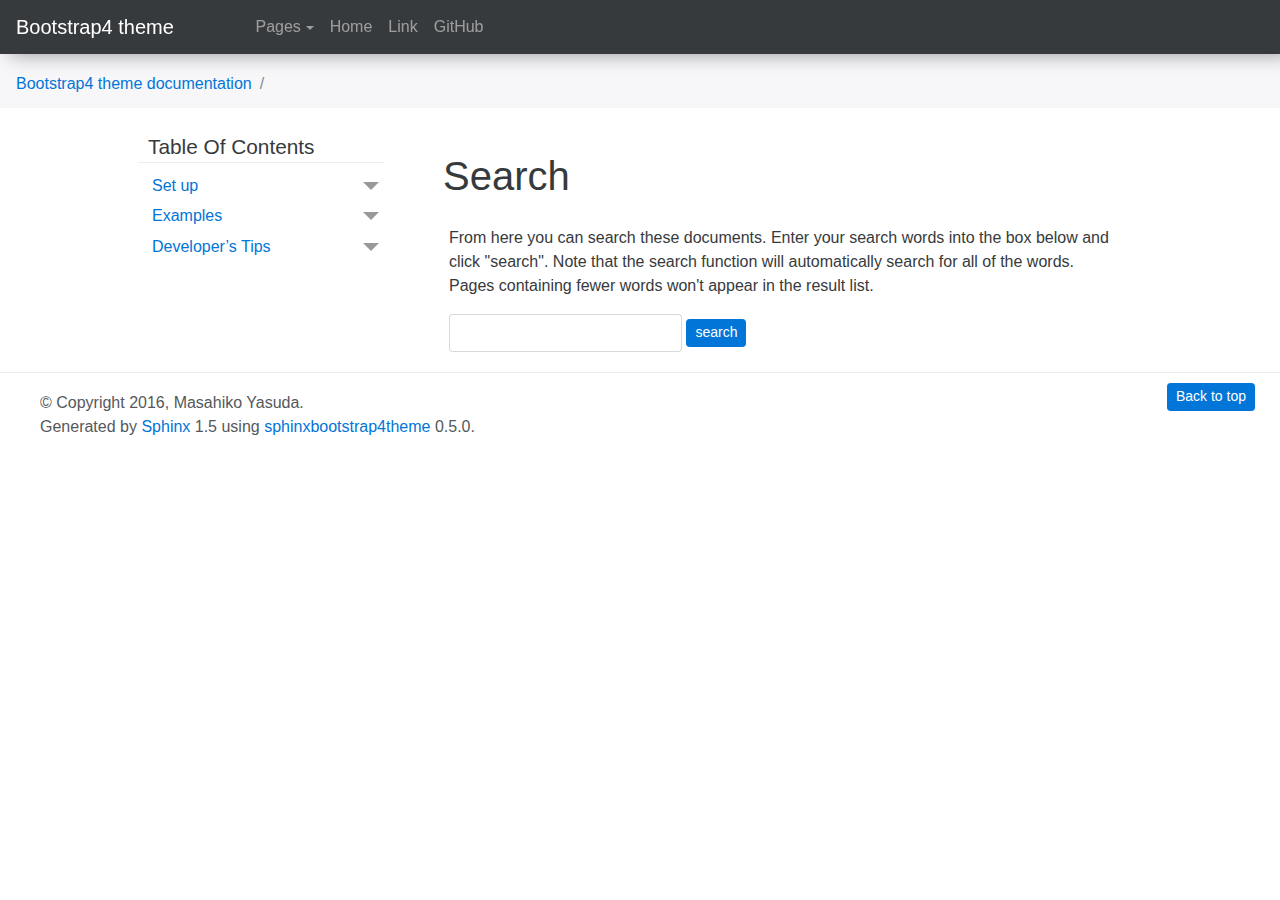
<file: search.html>
<!DOCTYPE html PUBLIC "-//W3C//DTD XHTML 1.0 Transitional//EN"
  "http://www.w3.org/TR/xhtml1/DTD/xhtml1-transitional.dtd">


<html xmlns="http://www.w3.org/1999/xhtml" lang="en">
  <head>
    <meta http-equiv="Content-Type" content="text/html; charset=utf-8" />
    
    <meta charset="utf-8">
    <meta name="viewport" content="width=device-width, initial-scale=1, shrink-to-fit=no">
    <meta http-equiv="x-ua-compatible" content="ie=edge">
    
    <title>Search &#8212; Bootstrap4 theme  documentation</title>

    
    <link rel="stylesheet" href="_static/tether-1.3.1/css/tether.min.css" type="text/css" />
    <link rel="stylesheet" href="_static/pygments.css" type="text/css" />
    <link rel="stylesheet" href="_static/bootstrap-4.0.0-alpha3/css/bootstrap.min.css" type="text/css" />
    <link rel="stylesheet" href="_static/sphinxbootstrap4.css" type="text/css" />
    
    <script type="text/javascript">
      var DOCUMENTATION_OPTIONS = {
        URL_ROOT:    './',
        VERSION:     '',
        COLLAPSE_INDEX: false,
        FILE_SUFFIX: '.html',
        HAS_SOURCE:  true,
        SOURCELINK_SUFFIX: '.txt'
      };
    </script>
    <script type="text/javascript" src="_static/jquery.js"></script>
    <script type="text/javascript" src="_static/underscore.js"></script>
    <script type="text/javascript" src="_static/doctools.js"></script>
    <script type="text/javascript" src="_static/searchtools.js"></script>
    <script type="text/javascript" src="_static/tether-1.3.1/js/tether.min.js"></script>
    <script type="text/javascript" src="_static/bootstrap-4.0.0-alpha3/js/bootstrap.min.js"></script>
    <script type="text/javascript" src="_static/sphinxbootstrap4.js"></script>
    <link rel="index" title="Index" href="genindex.html" />
    <link rel="search" title="Search" href="#" />
  <script type="text/javascript">
    jQuery(function() { Search.loadIndex("searchindex.js"); });
  </script>
   

  </head>
  <body role="document">
  <nav class="navbar navbar-fixed-top navbar-dark bg-inverse">
      <div class="row container-fluid">
           <a class="navbar-brand hidden-xs-down" href="index.html">
                  Bootstrap4 theme
          </a>
          <span class="navbar-text pull-xs-left navbar-version hidden-xs-down"><b>0.4.4</b></span>
          <button class="navbar-toggler hidden-sm-up pull-xs-right bar-button" type="button" data-toggle="collapse" data-target="#exCollapsingNavbar2">
          &#9776;
          </button>
          <div class="hidden-xs-down">
          <ul class="nav navbar-nav ">
          
              <li class="nav-item dropdown" id="navbar-pages">
                  <a class="nav-link dropdown-toggle" data-toggle="dropdown">Pages</a>
                  <ul class="dropdown-menu">
                  <ul>
<li class="toctree-l1"><a class="reference internal" href="setup.html">Set up</a><ul>
<li class="toctree-l2"><a class="reference internal" href="setup.html#instllation">Instllation</a></li>
<li class="toctree-l2"><a class="reference internal" href="setup.html#setting-conf-py">Setting conf.py</a></li>
<li class="toctree-l2"><a class="reference internal" href="setup.html#html-theme-options">Html theme options</a></li>
</ul>
</li>
<li class="toctree-l1"><a class="reference internal" href="examples.html">Examples</a><ul>
<li class="toctree-l2"><a class="reference internal" href="examples.html#tables">Tables</a></li>
<li class="toctree-l2"><a class="reference internal" href="examples.html#code-blocks">Code Blocks</a></li>
<li class="toctree-l2"><a class="reference internal" href="examples.html#download-links">Download Links</a></li>
<li class="toctree-l2"><a class="reference internal" href="examples.html#admonitions">Admonitions</a></li>
</ul>
</li>
<li class="toctree-l1"><a class="reference internal" href="dev/index.html">Developer&#8217;s Tips</a><ul>
<li class="toctree-l2"><a class="reference internal" href="dev/tools.html">Tools</a></li>
<li class="toctree-l2"><a class="reference internal" href="dev/commands.html">ビルド用のコマンド</a><ul>
<li class="toctree-l3"><a class="reference internal" href="dev/commands.html#id2">テーマを配布用にパッケージング</a></li>
<li class="toctree-l3"><a class="reference internal" href="dev/commands.html#id3">テーマをインストール</a></li>
<li class="toctree-l3"><a class="reference internal" href="dev/commands.html#pypi">PyPIにテーマを登録</a></li>
<li class="toctree-l3"><a class="reference internal" href="dev/commands.html#example">exampleのドキュメントのビルド</a></li>
</ul>
</li>
</ul>
</li>
</ul>

                  </ul>
              </li>
              <li class="nav-item">
              <a  class="nav-link" href="index.html">Home</a></li>
              <li class="nav-item">
              
                  <a  class="nav-link" href="http://example.com">Link</a></li>
              <li class="nav-item">
              
                  <a  class="nav-link" href="https://github.com/myyasuda/sphinxbootstrap4theme">GitHub</a></li>
          </ul>
             
          </div>
      </div>

      <div class="row hidden-sm-up">
          <div class="collapse navbar-toggleable-xs container" id="exCollapsingNavbar2">
              <div class="container">
             　　 <a class="navbar-brand" href="index.html">
                      Bootstrap4 theme
                  </a>
              </div>
              <ul class="nav navbar-nav">
                  <li>
                  <a  class="nav-link" href="index.html">Home</a></li>
                  <li>
                  
                      <a  class="nav-link" href="http://example.com">Link</a></li>
                  <li>
                  
                      <a  class="nav-link" href="https://github.com/myyasuda/sphinxbootstrap4theme">GitHub</a></li>
              </ul>
              <div class="dropdown-divider"></div>
              <div class="navbar-text">search<div>
              
          </div>
      </div>
    </nav>
  </div>

    <div class="related container-fluid bg-faded" role="navigation" aria-label="related navigation">
        <ol class="breadcrumb col-md-8">
            <li class="breadcrumb-item"><a href="index.html">Bootstrap4 theme  documentation</a></li>
            <li class="breadcrumb-item active"></li>
        </ol>
       <div class="relation col-md-4">
           <div class="pull-xs-right">
               <div class="btn-group btn-group-sm" role="group" aria-label="Basic example">
               </div>
           </div>
       </div>
    </div>

  <div class="main"> 
      <div class="sphinxsidebar hidden-sm-down">
        <div class="sphinxsidebarwrapper">          
            <h4>Table Of Contents</h4>
            
            
              <div class="sidebartoctree">
                <ul>
<li class="toctree-l1"><a class="reference internal" href="setup.html">Set up</a><ul>
<li class="toctree-l2"><a class="reference internal" href="setup.html#instllation">Instllation</a></li>
<li class="toctree-l2"><a class="reference internal" href="setup.html#setting-conf-py">Setting conf.py</a></li>
<li class="toctree-l2"><a class="reference internal" href="setup.html#html-theme-options">Html theme options</a></li>
</ul>
</li>
<li class="toctree-l1"><a class="reference internal" href="examples.html">Examples</a><ul>
<li class="toctree-l2"><a class="reference internal" href="examples.html#tables">Tables</a></li>
<li class="toctree-l2"><a class="reference internal" href="examples.html#code-blocks">Code Blocks</a></li>
<li class="toctree-l2"><a class="reference internal" href="examples.html#download-links">Download Links</a></li>
<li class="toctree-l2"><a class="reference internal" href="examples.html#admonitions">Admonitions</a></li>
</ul>
</li>
<li class="toctree-l1"><a class="reference internal" href="dev/index.html">Developer&#8217;s Tips</a><ul>
<li class="toctree-l2"><a class="reference internal" href="dev/tools.html">Tools</a></li>
<li class="toctree-l2"><a class="reference internal" href="dev/commands.html">ビルド用のコマンド</a><ul>
<li class="toctree-l3"><a class="reference internal" href="dev/commands.html#id2">テーマを配布用にパッケージング</a></li>
<li class="toctree-l3"><a class="reference internal" href="dev/commands.html#id3">テーマをインストール</a></li>
<li class="toctree-l3"><a class="reference internal" href="dev/commands.html#pypi">PyPIにテーマを登録</a></li>
<li class="toctree-l3"><a class="reference internal" href="dev/commands.html#example">exampleのドキュメントのビルド</a></li>
</ul>
</li>
</ul>
</li>
</ul>

              </div>
            
          
        </div>
      </div> 

    <div class="document">
      <div class="documentwrapper">
        <div class="bodywrapper">
          <div class="body">
            
  <h1 id="search-documentation">Search</h1>
  <div id="fallback" class="admonition warning">
  <script type="text/javascript">$('#fallback').hide();</script>
  <p>
    Please activate JavaScript to enable the search
    functionality.
  </p>
  </div>
  <p>
    From here you can search these documents. Enter your search
    words into the box below and click "search". Note that the search
    function will automatically search for all of the words. Pages
    containing fewer words won't appear in the result list.
  </p>
  <form action="" method="get" class="form-inline">
    <input type="text" class="form-control" name="q" value="" />
    <button type="submit" class="btn btn-primary btn-sm">search</button>
    <span id="search-progress" style="padding-left: 10px"></span>
  </form>
  
  <div id="search-results">
  
  </div>

          </div>
        </div>
      </div>
    </div>
      <div class="clearer"></div>
    </div>
  </div>
<footer class="footer">
  <div class="container-fluid">
    <div class="text-xs-left col-md-9 copyright">
        <div>&copy; Copyright 2016, Masahiko Yasuda.</div>
      <div>Generated by <a href="http://sphinx.pocoo.org/">Sphinx</a> 1.5 using <a href="https://github.com/myyasuda/sphinxbootstrap4theme">sphinxbootstrap4theme</a> 0.5.0.</div>
    </div>
    <div class="pull-xs-right">
        <a href="#" class="btn btn-primary btn-sm" role="botton">Back to top</a>
    </div>
  </div>
</footer>
  </body>
</html>
</file>
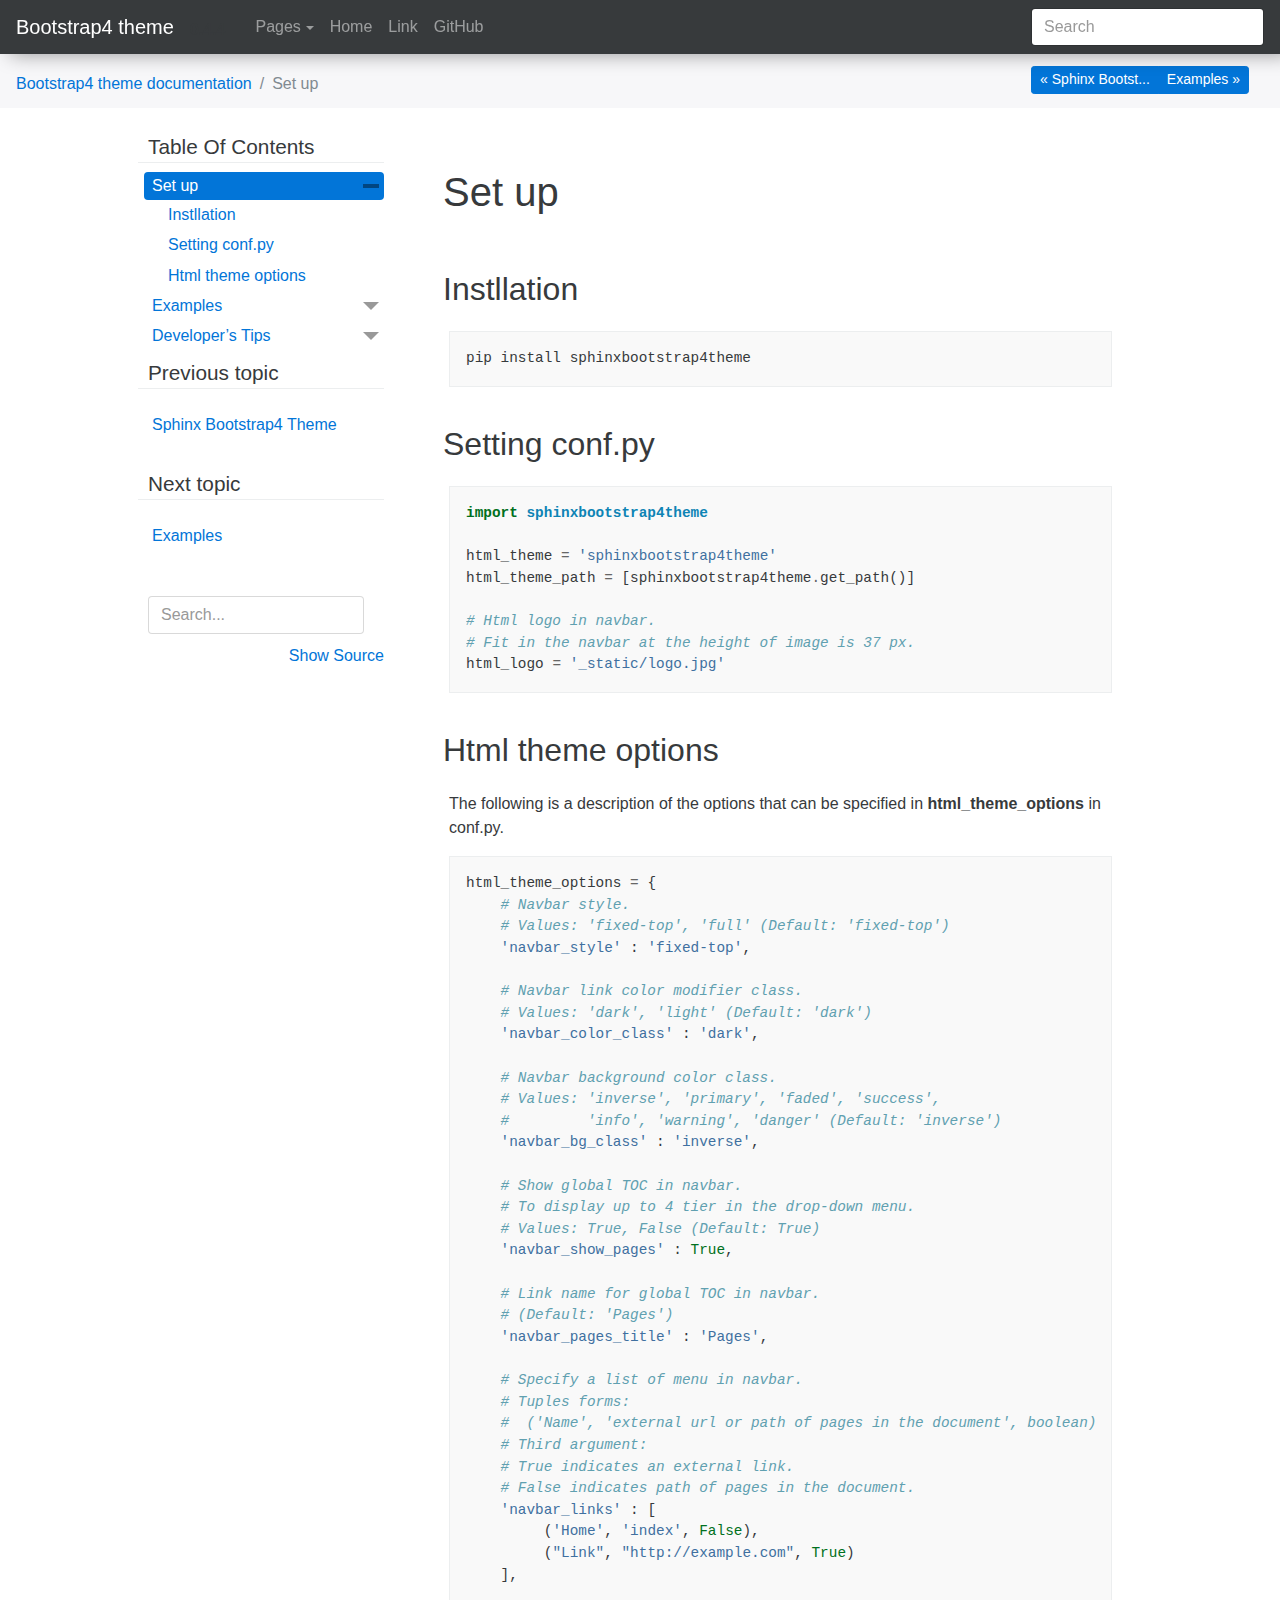
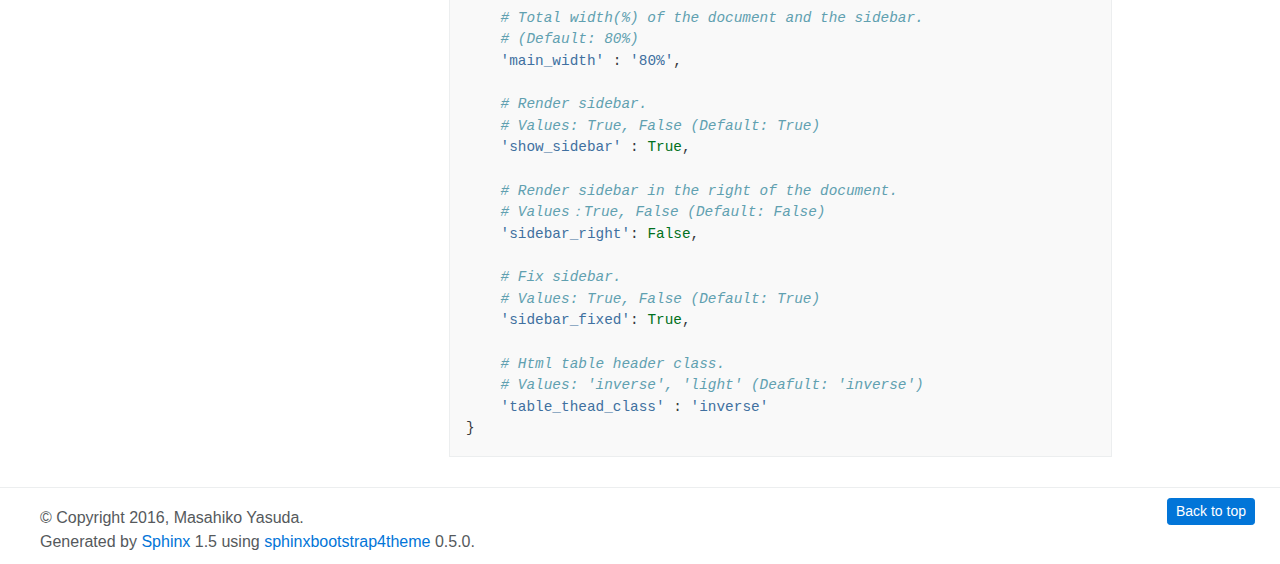
<file: setup.html>
<!DOCTYPE html PUBLIC "-//W3C//DTD XHTML 1.0 Transitional//EN"
  "http://www.w3.org/TR/xhtml1/DTD/xhtml1-transitional.dtd">


<html xmlns="http://www.w3.org/1999/xhtml" lang="en">
  <head>
    <meta http-equiv="Content-Type" content="text/html; charset=utf-8" />
    
    <meta charset="utf-8">
    <meta name="viewport" content="width=device-width, initial-scale=1, shrink-to-fit=no">
    <meta http-equiv="x-ua-compatible" content="ie=edge">
    
    <title>Set up &#8212; Bootstrap4 theme  documentation</title>

    
    <link rel="stylesheet" href="_static/tether-1.3.1/css/tether.min.css" type="text/css" />
    <link rel="stylesheet" href="_static/pygments.css" type="text/css" />
    <link rel="stylesheet" href="_static/bootstrap-4.0.0-alpha3/css/bootstrap.min.css" type="text/css" />
    <link rel="stylesheet" href="_static/sphinxbootstrap4.css" type="text/css" />
    
    <script type="text/javascript">
      var DOCUMENTATION_OPTIONS = {
        URL_ROOT:    './',
        VERSION:     '',
        COLLAPSE_INDEX: false,
        FILE_SUFFIX: '.html',
        HAS_SOURCE:  true,
        SOURCELINK_SUFFIX: '.txt'
      };
    </script>
    <script type="text/javascript" src="_static/jquery.js"></script>
    <script type="text/javascript" src="_static/underscore.js"></script>
    <script type="text/javascript" src="_static/doctools.js"></script>
    <script type="text/javascript" src="_static/tether-1.3.1/js/tether.min.js"></script>
    <script type="text/javascript" src="_static/bootstrap-4.0.0-alpha3/js/bootstrap.min.js"></script>
    <script type="text/javascript" src="_static/sphinxbootstrap4.js"></script>
    <link rel="index" title="Index" href="genindex.html" />
    <link rel="search" title="Search" href="search.html" />
    <link rel="next" title="Examples" href="examples.html" />
    <link rel="prev" title="Sphinx Bootstrap4 Theme" href="index.html" /> 
  </head>
  <body role="document">
  <nav class="navbar navbar-fixed-top navbar-dark bg-inverse">
      <div class="row container-fluid">
           <a class="navbar-brand hidden-xs-down" href="index.html">
                  Bootstrap4 theme
          </a>
          <span class="navbar-text pull-xs-left navbar-version hidden-xs-down"><b>0.4.4</b></span>
          <button class="navbar-toggler hidden-sm-up pull-xs-right bar-button" type="button" data-toggle="collapse" data-target="#exCollapsingNavbar2">
          &#9776;
          </button>
          <div class="hidden-xs-down">
          <ul class="nav navbar-nav ">
          
              <li class="nav-item dropdown" id="navbar-pages">
                  <a class="nav-link dropdown-toggle" data-toggle="dropdown">Pages</a>
                  <ul class="dropdown-menu">
                  <ul class="current">
<li class="toctree-l1 current"><a class="current reference internal" href="#">Set up</a><ul>
<li class="toctree-l2"><a class="reference internal" href="#instllation">Instllation</a></li>
<li class="toctree-l2"><a class="reference internal" href="#setting-conf-py">Setting conf.py</a></li>
<li class="toctree-l2"><a class="reference internal" href="#html-theme-options">Html theme options</a></li>
</ul>
</li>
<li class="toctree-l1"><a class="reference internal" href="examples.html">Examples</a><ul>
<li class="toctree-l2"><a class="reference internal" href="examples.html#tables">Tables</a></li>
<li class="toctree-l2"><a class="reference internal" href="examples.html#code-blocks">Code Blocks</a></li>
<li class="toctree-l2"><a class="reference internal" href="examples.html#download-links">Download Links</a></li>
<li class="toctree-l2"><a class="reference internal" href="examples.html#admonitions">Admonitions</a></li>
</ul>
</li>
<li class="toctree-l1"><a class="reference internal" href="dev/index.html">Developer&#8217;s Tips</a><ul>
<li class="toctree-l2"><a class="reference internal" href="dev/tools.html">Tools</a></li>
<li class="toctree-l2"><a class="reference internal" href="dev/commands.html">ビルド用のコマンド</a><ul>
<li class="toctree-l3"><a class="reference internal" href="dev/commands.html#id2">テーマを配布用にパッケージング</a></li>
<li class="toctree-l3"><a class="reference internal" href="dev/commands.html#id3">テーマをインストール</a></li>
<li class="toctree-l3"><a class="reference internal" href="dev/commands.html#pypi">PyPIにテーマを登録</a></li>
<li class="toctree-l3"><a class="reference internal" href="dev/commands.html#example">exampleのドキュメントのビルド</a></li>
</ul>
</li>
</ul>
</li>
</ul>

                  </ul>
              </li>
              <li class="nav-item">
              <a  class="nav-link" href="index.html">Home</a></li>
              <li class="nav-item">
              
                  <a  class="nav-link" href="http://example.com">Link</a></li>
              <li class="nav-item">
              
                  <a  class="nav-link" href="https://github.com/myyasuda/sphinxbootstrap4theme">GitHub</a></li>
          </ul>
             
<form class="form-inline pull-sm-right" action="search.html" method="get">
  <input type="text" name="q" class="form-control" placeholder="Search" />
  <input type="hidden" name="check_keywords" value="yes" />
  <input type="hidden" name="area" value="default" />
</form>
          </div>
      </div>

      <div class="row hidden-sm-up">
          <div class="collapse navbar-toggleable-xs container" id="exCollapsingNavbar2">
              <div class="container">
             　　 <a class="navbar-brand" href="index.html">
                      Bootstrap4 theme
                  </a>
              </div>
              <ul class="nav navbar-nav">
                  <li>
                  <a  class="nav-link" href="index.html">Home</a></li>
                  <li>
                  
                      <a  class="nav-link" href="http://example.com">Link</a></li>
                  <li>
                  
                      <a  class="nav-link" href="https://github.com/myyasuda/sphinxbootstrap4theme">GitHub</a></li>
              </ul>
              <div class="dropdown-divider"></div>
              <div class="navbar-text">search<div>
              
<form class="form-inline pull-sm-right" action="search.html" method="get">
  <input type="text" name="q" class="form-control" placeholder="Search" />
  <input type="hidden" name="check_keywords" value="yes" />
  <input type="hidden" name="area" value="default" />
</form>
          </div>
      </div>
    </nav>
  </div>

    <div class="related container-fluid bg-faded" role="navigation" aria-label="related navigation">
        <ol class="breadcrumb col-md-8">
            <li class="breadcrumb-item"><a href="index.html">Bootstrap4 theme  documentation</a></li>
            <li class="breadcrumb-item active">Set up</li>
        </ol>
       <div class="relation col-md-4">
           <div class="pull-xs-right">
               <div class="btn-group btn-group-sm" role="group" aria-label="Basic example">
               <a href="index.html" title="Previous Chapter: Sphinx Bootstrap4 Theme" class="btn btn-primary" role="botton" accesskey="P">
                   &laquo; Sphinx Bootst...
               </a>
               <a href="examples.html" title="Next Chapter: Examples" class="btn btn-primary" role="botton" accesskey="N">
                   Examples &raquo;
               </a>
               </div>
           </div>
       </div>
    </div>

  <div class="main"> 
      <div class="sphinxsidebar hidden-sm-down">
        <div class="sphinxsidebarwrapper">          
            <h4>Table Of Contents</h4>
            
            
              <div class="sidebartoctree">
                <ul class="current">
<li class="toctree-l1 current"><a class="current reference internal" href="#">Set up</a><ul>
<li class="toctree-l2"><a class="reference internal" href="#instllation">Instllation</a></li>
<li class="toctree-l2"><a class="reference internal" href="#setting-conf-py">Setting conf.py</a></li>
<li class="toctree-l2"><a class="reference internal" href="#html-theme-options">Html theme options</a></li>
</ul>
</li>
<li class="toctree-l1"><a class="reference internal" href="examples.html">Examples</a><ul>
<li class="toctree-l2"><a class="reference internal" href="examples.html#tables">Tables</a></li>
<li class="toctree-l2"><a class="reference internal" href="examples.html#code-blocks">Code Blocks</a></li>
<li class="toctree-l2"><a class="reference internal" href="examples.html#download-links">Download Links</a></li>
<li class="toctree-l2"><a class="reference internal" href="examples.html#admonitions">Admonitions</a></li>
</ul>
</li>
<li class="toctree-l1"><a class="reference internal" href="dev/index.html">Developer&#8217;s Tips</a><ul>
<li class="toctree-l2"><a class="reference internal" href="dev/tools.html">Tools</a></li>
<li class="toctree-l2"><a class="reference internal" href="dev/commands.html">ビルド用のコマンド</a><ul>
<li class="toctree-l3"><a class="reference internal" href="dev/commands.html#id2">テーマを配布用にパッケージング</a></li>
<li class="toctree-l3"><a class="reference internal" href="dev/commands.html#id3">テーマをインストール</a></li>
<li class="toctree-l3"><a class="reference internal" href="dev/commands.html#pypi">PyPIにテーマを登録</a></li>
<li class="toctree-l3"><a class="reference internal" href="dev/commands.html#example">exampleのドキュメントのビルド</a></li>
</ul>
</li>
</ul>
</li>
</ul>

              </div>
            
          
  <h4>Previous topic</h4>
  <p class="topless"><a href="index.html"
                        title="previous chapter">Sphinx Bootstrap4 Theme</a></p>
  <h4>Next topic</h4>
  <p class="topless"><a href="examples.html"
                        title="next chapter">Examples</a></p>
<div id="searchbox" style="display: none">
    <form class="form search" action="search.html" method="get">
      <input type="text" name="q" class="form-control" placeholder="Search..." />
      <input type="hidden" name="check_keywords" value="yes" />
      <input type="hidden" name="area" value="default" />
    </form>
</div>

<script type="text/javascript">$('#searchbox').show(0);</script>
  <ul class="this-page-menu list-unstyled pull-xs-right">
    <li><a  class="text-xs-right" href="_sources/setup.rst.txt"
           rel="nofollow">Show Source</a></li>
  </ul>
        </div>
      </div> 

    <div class="document">
      <div class="documentwrapper">
        <div class="bodywrapper">
          <div class="body">
            
  <blockquote>
<div></div></blockquote>
<div class="section" id="set-up">
<h1>Set up<a class="headerlink" href="#set-up" title="Permalink to this headline">¶</a></h1>
<div class="section" id="instllation">
<h2>Instllation<a class="headerlink" href="#instllation" title="Permalink to this headline">¶</a></h2>
<div class="highlight-bat"><div class="highlight"><pre><span></span>pip install sphinxbootstrap4theme
</pre></div>
</div>
</div>
<div class="section" id="setting-conf-py">
<h2>Setting conf.py<a class="headerlink" href="#setting-conf-py" title="Permalink to this headline">¶</a></h2>
<div class="highlight-python"><div class="highlight"><pre><span></span><span class="kn">import</span> <span class="nn">sphinxbootstrap4theme</span>

<span class="n">html_theme</span> <span class="o">=</span> <span class="s1">&#39;sphinxbootstrap4theme&#39;</span>
<span class="n">html_theme_path</span> <span class="o">=</span> <span class="p">[</span><span class="n">sphinxbootstrap4theme</span><span class="o">.</span><span class="n">get_path</span><span class="p">()]</span>

<span class="c1"># Html logo in navbar.</span>
<span class="c1"># Fit in the navbar at the height of image is 37 px.</span>
<span class="n">html_logo</span> <span class="o">=</span> <span class="s1">&#39;_static/logo.jpg&#39;</span>
</pre></div>
</div>
</div>
<div class="section" id="html-theme-options">
<h2>Html theme options<a class="headerlink" href="#html-theme-options" title="Permalink to this headline">¶</a></h2>
<p>The following is a description of the options that can be specified in <strong>html_theme_options</strong> in conf.py.</p>
<div class="highlight-python"><div class="highlight"><pre><span></span><span class="n">html_theme_options</span> <span class="o">=</span> <span class="p">{</span>
    <span class="c1"># Navbar style.</span>
    <span class="c1"># Values: &#39;fixed-top&#39;, &#39;full&#39; (Default: &#39;fixed-top&#39;)</span>
    <span class="s1">&#39;navbar_style&#39;</span> <span class="p">:</span> <span class="s1">&#39;fixed-top&#39;</span><span class="p">,</span>

    <span class="c1"># Navbar link color modifier class.</span>
    <span class="c1"># Values: &#39;dark&#39;, &#39;light&#39; (Default: &#39;dark&#39;)</span>
    <span class="s1">&#39;navbar_color_class&#39;</span> <span class="p">:</span> <span class="s1">&#39;dark&#39;</span><span class="p">,</span>

    <span class="c1"># Navbar background color class.</span>
    <span class="c1"># Values: &#39;inverse&#39;, &#39;primary&#39;, &#39;faded&#39;, &#39;success&#39;,</span>
    <span class="c1">#         &#39;info&#39;, &#39;warning&#39;, &#39;danger&#39; (Default: &#39;inverse&#39;)</span>
    <span class="s1">&#39;navbar_bg_class&#39;</span> <span class="p">:</span> <span class="s1">&#39;inverse&#39;</span><span class="p">,</span>

    <span class="c1"># Show global TOC in navbar.</span>
    <span class="c1"># To display up to 4 tier in the drop-down menu.</span>
    <span class="c1"># Values: True, False (Default: True)</span>
    <span class="s1">&#39;navbar_show_pages&#39;</span> <span class="p">:</span> <span class="bp">True</span><span class="p">,</span>

    <span class="c1"># Link name for global TOC in navbar.</span>
    <span class="c1"># (Default: &#39;Pages&#39;)</span>
    <span class="s1">&#39;navbar_pages_title&#39;</span> <span class="p">:</span> <span class="s1">&#39;Pages&#39;</span><span class="p">,</span>

    <span class="c1"># Specify a list of menu in navbar.</span>
    <span class="c1"># Tuples forms:</span>
    <span class="c1">#  (&#39;Name&#39;, &#39;external url or path of pages in the document&#39;, boolean)</span>
    <span class="c1"># Third argument:</span>
    <span class="c1"># True indicates an external link.</span>
    <span class="c1"># False indicates path of pages in the document.</span>
    <span class="s1">&#39;navbar_links&#39;</span> <span class="p">:</span> <span class="p">[</span>
         <span class="p">(</span><span class="s1">&#39;Home&#39;</span><span class="p">,</span> <span class="s1">&#39;index&#39;</span><span class="p">,</span> <span class="bp">False</span><span class="p">),</span>
         <span class="p">(</span><span class="s2">&quot;Link&quot;</span><span class="p">,</span> <span class="s2">&quot;http://example.com&quot;</span><span class="p">,</span> <span class="bp">True</span><span class="p">)</span>
    <span class="p">],</span>

    <span class="c1"># Total width(%) of the document and the sidebar.</span>
    <span class="c1"># (Default: 80%)</span>
    <span class="s1">&#39;main_width&#39;</span> <span class="p">:</span> <span class="s1">&#39;80%&#39;</span><span class="p">,</span>

    <span class="c1"># Render sidebar.</span>
    <span class="c1"># Values: True, False (Default: True)</span>
    <span class="s1">&#39;show_sidebar&#39;</span> <span class="p">:</span> <span class="bp">True</span><span class="p">,</span>

    <span class="c1"># Render sidebar in the right of the document.</span>
    <span class="c1"># Values：True, False (Default: False)</span>
    <span class="s1">&#39;sidebar_right&#39;</span><span class="p">:</span> <span class="bp">False</span><span class="p">,</span>

    <span class="c1"># Fix sidebar.</span>
    <span class="c1"># Values: True, False (Default: True)</span>
    <span class="s1">&#39;sidebar_fixed&#39;</span><span class="p">:</span> <span class="bp">True</span><span class="p">,</span>

    <span class="c1"># Html table header class.</span>
    <span class="c1"># Values: &#39;inverse&#39;, &#39;light&#39; (Deafult: &#39;inverse&#39;)</span>
    <span class="s1">&#39;table_thead_class&#39;</span> <span class="p">:</span> <span class="s1">&#39;inverse&#39;</span>
<span class="p">}</span>
</pre></div>
</div>
</div>
</div>


          </div>
        </div>
      </div>
    </div>
      <div class="clearer"></div>
    </div>
  </div>
<footer class="footer">
  <div class="container-fluid">
    <div class="text-xs-left col-md-9 copyright">
        <div>&copy; Copyright 2016, Masahiko Yasuda.</div>
      <div>Generated by <a href="http://sphinx.pocoo.org/">Sphinx</a> 1.5 using <a href="https://github.com/myyasuda/sphinxbootstrap4theme">sphinxbootstrap4theme</a> 0.5.0.</div>
    </div>
    <div class="pull-xs-right">
        <a href="#" class="btn btn-primary btn-sm" role="botton">Back to top</a>
    </div>
  </div>
</footer>
  </body>
</html>
</file>
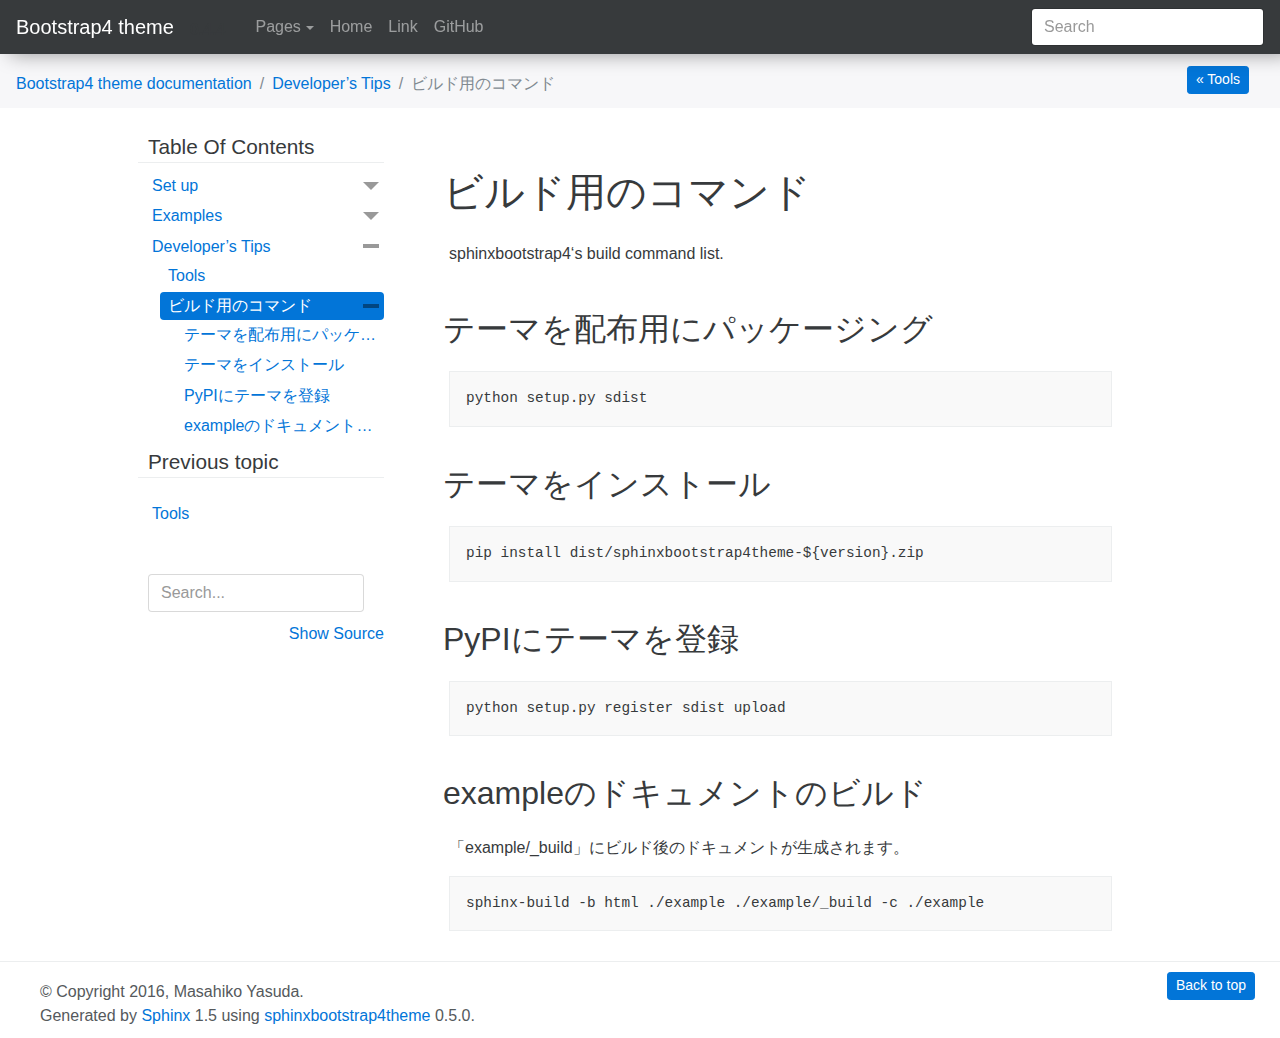
<file: dev/commands.html>
<!DOCTYPE html PUBLIC "-//W3C//DTD XHTML 1.0 Transitional//EN"
  "http://www.w3.org/TR/xhtml1/DTD/xhtml1-transitional.dtd">


<html xmlns="http://www.w3.org/1999/xhtml" lang="en">
  <head>
    <meta http-equiv="Content-Type" content="text/html; charset=utf-8" />
    
    <meta charset="utf-8">
    <meta name="viewport" content="width=device-width, initial-scale=1, shrink-to-fit=no">
    <meta http-equiv="x-ua-compatible" content="ie=edge">
    
    <title>ビルド用のコマンド &#8212; Bootstrap4 theme  documentation</title>

    
    <link rel="stylesheet" href="../_static/tether-1.3.1/css/tether.min.css" type="text/css" />
    <link rel="stylesheet" href="../_static/pygments.css" type="text/css" />
    <link rel="stylesheet" href="../_static/bootstrap-4.0.0-alpha3/css/bootstrap.min.css" type="text/css" />
    <link rel="stylesheet" href="../_static/sphinxbootstrap4.css" type="text/css" />
    
    <script type="text/javascript">
      var DOCUMENTATION_OPTIONS = {
        URL_ROOT:    '../',
        VERSION:     '',
        COLLAPSE_INDEX: false,
        FILE_SUFFIX: '.html',
        HAS_SOURCE:  true,
        SOURCELINK_SUFFIX: '.txt'
      };
    </script>
    <script type="text/javascript" src="../_static/jquery.js"></script>
    <script type="text/javascript" src="../_static/underscore.js"></script>
    <script type="text/javascript" src="../_static/doctools.js"></script>
    <script type="text/javascript" src="../_static/tether-1.3.1/js/tether.min.js"></script>
    <script type="text/javascript" src="../_static/bootstrap-4.0.0-alpha3/js/bootstrap.min.js"></script>
    <script type="text/javascript" src="../_static/sphinxbootstrap4.js"></script>
    <link rel="index" title="Index" href="../genindex.html" />
    <link rel="search" title="Search" href="../search.html" />
    <link rel="prev" title="Tools" href="tools.html" /> 
  </head>
  <body role="document">
  <nav class="navbar navbar-fixed-top navbar-dark bg-inverse">
      <div class="row container-fluid">
           <a class="navbar-brand hidden-xs-down" href="../index.html">
                  Bootstrap4 theme
          </a>
          <span class="navbar-text pull-xs-left navbar-version hidden-xs-down"><b>0.4.4</b></span>
          <button class="navbar-toggler hidden-sm-up pull-xs-right bar-button" type="button" data-toggle="collapse" data-target="#exCollapsingNavbar2">
          &#9776;
          </button>
          <div class="hidden-xs-down">
          <ul class="nav navbar-nav ">
          
              <li class="nav-item dropdown" id="navbar-pages">
                  <a class="nav-link dropdown-toggle" data-toggle="dropdown">Pages</a>
                  <ul class="dropdown-menu">
                  <ul class="current">
<li class="toctree-l1"><a class="reference internal" href="../setup.html">Set up</a><ul>
<li class="toctree-l2"><a class="reference internal" href="../setup.html#instllation">Instllation</a></li>
<li class="toctree-l2"><a class="reference internal" href="../setup.html#setting-conf-py">Setting conf.py</a></li>
<li class="toctree-l2"><a class="reference internal" href="../setup.html#html-theme-options">Html theme options</a></li>
</ul>
</li>
<li class="toctree-l1"><a class="reference internal" href="../examples.html">Examples</a><ul>
<li class="toctree-l2"><a class="reference internal" href="../examples.html#tables">Tables</a></li>
<li class="toctree-l2"><a class="reference internal" href="../examples.html#code-blocks">Code Blocks</a></li>
<li class="toctree-l2"><a class="reference internal" href="../examples.html#download-links">Download Links</a></li>
<li class="toctree-l2"><a class="reference internal" href="../examples.html#admonitions">Admonitions</a></li>
</ul>
</li>
<li class="toctree-l1 current"><a class="reference internal" href="index.html">Developer&#8217;s Tips</a><ul class="current">
<li class="toctree-l2"><a class="reference internal" href="tools.html">Tools</a></li>
<li class="toctree-l2 current"><a class="current reference internal" href="#">ビルド用のコマンド</a><ul>
<li class="toctree-l3"><a class="reference internal" href="#id2">テーマを配布用にパッケージング</a></li>
<li class="toctree-l3"><a class="reference internal" href="#id3">テーマをインストール</a></li>
<li class="toctree-l3"><a class="reference internal" href="#pypi">PyPIにテーマを登録</a></li>
<li class="toctree-l3"><a class="reference internal" href="#example">exampleのドキュメントのビルド</a></li>
</ul>
</li>
</ul>
</li>
</ul>

                  </ul>
              </li>
              <li class="nav-item">
              <a  class="nav-link" href="../index.html">Home</a></li>
              <li class="nav-item">
              
                  <a  class="nav-link" href="http://example.com">Link</a></li>
              <li class="nav-item">
              
                  <a  class="nav-link" href="https://github.com/myyasuda/sphinxbootstrap4theme">GitHub</a></li>
          </ul>
             
<form class="form-inline pull-sm-right" action="../search.html" method="get">
  <input type="text" name="q" class="form-control" placeholder="Search" />
  <input type="hidden" name="check_keywords" value="yes" />
  <input type="hidden" name="area" value="default" />
</form>
          </div>
      </div>

      <div class="row hidden-sm-up">
          <div class="collapse navbar-toggleable-xs container" id="exCollapsingNavbar2">
              <div class="container">
             　　 <a class="navbar-brand" href="../index.html">
                      Bootstrap4 theme
                  </a>
              </div>
              <ul class="nav navbar-nav">
                  <li>
                  <a  class="nav-link" href="../index.html">Home</a></li>
                  <li>
                  
                      <a  class="nav-link" href="http://example.com">Link</a></li>
                  <li>
                  
                      <a  class="nav-link" href="https://github.com/myyasuda/sphinxbootstrap4theme">GitHub</a></li>
              </ul>
              <div class="dropdown-divider"></div>
              <div class="navbar-text">search<div>
              
<form class="form-inline pull-sm-right" action="../search.html" method="get">
  <input type="text" name="q" class="form-control" placeholder="Search" />
  <input type="hidden" name="check_keywords" value="yes" />
  <input type="hidden" name="area" value="default" />
</form>
          </div>
      </div>
    </nav>
  </div>

    <div class="related container-fluid bg-faded" role="navigation" aria-label="related navigation">
        <ol class="breadcrumb col-md-8">
            <li class="breadcrumb-item"><a href="../index.html">Bootstrap4 theme  documentation</a></li>
                <li class="breadcrumb-item"><a href="index.html"
                       
                         accesskey="U"
                         class="active"
                       >Developer&#8217;s Tips</a></li>
            <li class="breadcrumb-item active">ビルド用のコマンド</li>
        </ol>
       <div class="relation col-md-4">
           <div class="pull-xs-right">
               <div class="btn-group btn-group-sm" role="group" aria-label="Basic example">
               <a href="tools.html" title="Previous Chapter: Tools" class="btn btn-primary" role="botton" accesskey="P">
                   &laquo; Tools
               </a>
               </div>
           </div>
       </div>
    </div>

  <div class="main"> 
      <div class="sphinxsidebar hidden-sm-down">
        <div class="sphinxsidebarwrapper">          
            <h4>Table Of Contents</h4>
            
            
              <div class="sidebartoctree">
                <ul class="current">
<li class="toctree-l1"><a class="reference internal" href="../setup.html">Set up</a><ul>
<li class="toctree-l2"><a class="reference internal" href="../setup.html#instllation">Instllation</a></li>
<li class="toctree-l2"><a class="reference internal" href="../setup.html#setting-conf-py">Setting conf.py</a></li>
<li class="toctree-l2"><a class="reference internal" href="../setup.html#html-theme-options">Html theme options</a></li>
</ul>
</li>
<li class="toctree-l1"><a class="reference internal" href="../examples.html">Examples</a><ul>
<li class="toctree-l2"><a class="reference internal" href="../examples.html#tables">Tables</a></li>
<li class="toctree-l2"><a class="reference internal" href="../examples.html#code-blocks">Code Blocks</a></li>
<li class="toctree-l2"><a class="reference internal" href="../examples.html#download-links">Download Links</a></li>
<li class="toctree-l2"><a class="reference internal" href="../examples.html#admonitions">Admonitions</a></li>
</ul>
</li>
<li class="toctree-l1 current"><a class="reference internal" href="index.html">Developer&#8217;s Tips</a><ul class="current">
<li class="toctree-l2"><a class="reference internal" href="tools.html">Tools</a></li>
<li class="toctree-l2 current"><a class="current reference internal" href="#">ビルド用のコマンド</a><ul>
<li class="toctree-l3"><a class="reference internal" href="#id2">テーマを配布用にパッケージング</a></li>
<li class="toctree-l3"><a class="reference internal" href="#id3">テーマをインストール</a></li>
<li class="toctree-l3"><a class="reference internal" href="#pypi">PyPIにテーマを登録</a></li>
<li class="toctree-l3"><a class="reference internal" href="#example">exampleのドキュメントのビルド</a></li>
</ul>
</li>
</ul>
</li>
</ul>

              </div>
            
          
  <h4>Previous topic</h4>
  <p class="topless"><a href="tools.html"
                        title="previous chapter">Tools</a></p>
<div id="searchbox" style="display: none">
    <form class="form search" action="../search.html" method="get">
      <input type="text" name="q" class="form-control" placeholder="Search..." />
      <input type="hidden" name="check_keywords" value="yes" />
      <input type="hidden" name="area" value="default" />
    </form>
</div>

<script type="text/javascript">$('#searchbox').show(0);</script>
  <ul class="this-page-menu list-unstyled pull-xs-right">
    <li><a  class="text-xs-right" href="../_sources/dev/commands.rst.txt"
           rel="nofollow">Show Source</a></li>
  </ul>
        </div>
      </div> 

    <div class="document">
      <div class="documentwrapper">
        <div class="bodywrapper">
          <div class="body">
            
  <blockquote>
<div></div></blockquote>
<div class="section" id="id1">
<h1>ビルド用のコマンド<a class="headerlink" href="#id1" title="Permalink to this headline">¶</a></h1>
<p>sphinxbootstrap4&#8216;s build command list.</p>
<div class="section" id="id2">
<h2>テーマを配布用にパッケージング<a class="headerlink" href="#id2" title="Permalink to this headline">¶</a></h2>
<div class="highlight-bat"><div class="highlight"><pre><span></span>python setup.py sdist
</pre></div>
</div>
</div>
<div class="section" id="id3">
<h2>テーマをインストール<a class="headerlink" href="#id3" title="Permalink to this headline">¶</a></h2>
<div class="highlight-bat"><div class="highlight"><pre><span></span>pip install dist/sphinxbootstrap4theme-${version}.zip
</pre></div>
</div>
</div>
<div class="section" id="pypi">
<h2>PyPIにテーマを登録<a class="headerlink" href="#pypi" title="Permalink to this headline">¶</a></h2>
<div class="highlight-bat"><div class="highlight"><pre><span></span>python setup.py register sdist upload
</pre></div>
</div>
</div>
<div class="section" id="example">
<h2>exampleのドキュメントのビルド<a class="headerlink" href="#example" title="Permalink to this headline">¶</a></h2>
<p>「example/_build」にビルド後のドキュメントが生成されます。</p>
<div class="highlight-bat"><div class="highlight"><pre><span></span>sphinx-build -b html ./example ./example/_build -c ./example
</pre></div>
</div>
</div>
</div>


          </div>
        </div>
      </div>
    </div>
      <div class="clearer"></div>
    </div>
  </div>
<footer class="footer">
  <div class="container-fluid">
    <div class="text-xs-left col-md-9 copyright">
        <div>&copy; Copyright 2016, Masahiko Yasuda.</div>
      <div>Generated by <a href="http://sphinx.pocoo.org/">Sphinx</a> 1.5 using <a href="https://github.com/myyasuda/sphinxbootstrap4theme">sphinxbootstrap4theme</a> 0.5.0.</div>
    </div>
    <div class="pull-xs-right">
        <a href="#" class="btn btn-primary btn-sm" role="botton">Back to top</a>
    </div>
  </div>
</footer>
  </body>
</html>
</file>
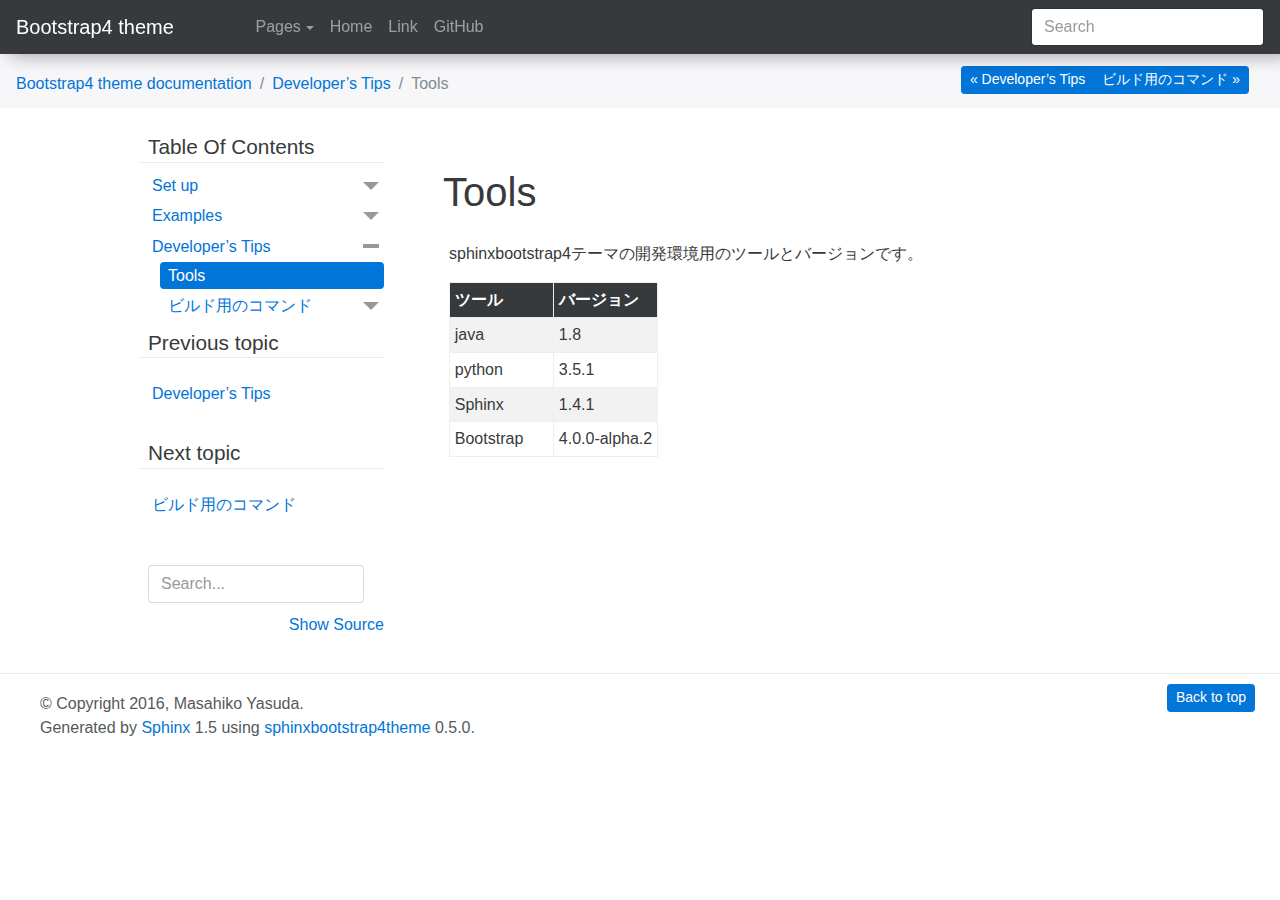
<file: dev/tools.html>
<!DOCTYPE html PUBLIC "-//W3C//DTD XHTML 1.0 Transitional//EN"
  "http://www.w3.org/TR/xhtml1/DTD/xhtml1-transitional.dtd">


<html xmlns="http://www.w3.org/1999/xhtml" lang="en">
  <head>
    <meta http-equiv="Content-Type" content="text/html; charset=utf-8" />
    
    <meta charset="utf-8">
    <meta name="viewport" content="width=device-width, initial-scale=1, shrink-to-fit=no">
    <meta http-equiv="x-ua-compatible" content="ie=edge">
    
    <title>Tools &#8212; Bootstrap4 theme  documentation</title>

    
    <link rel="stylesheet" href="../_static/tether-1.3.1/css/tether.min.css" type="text/css" />
    <link rel="stylesheet" href="../_static/pygments.css" type="text/css" />
    <link rel="stylesheet" href="../_static/bootstrap-4.0.0-alpha3/css/bootstrap.min.css" type="text/css" />
    <link rel="stylesheet" href="../_static/sphinxbootstrap4.css" type="text/css" />
    
    <script type="text/javascript">
      var DOCUMENTATION_OPTIONS = {
        URL_ROOT:    '../',
        VERSION:     '',
        COLLAPSE_INDEX: false,
        FILE_SUFFIX: '.html',
        HAS_SOURCE:  true,
        SOURCELINK_SUFFIX: '.txt'
      };
    </script>
    <script type="text/javascript" src="../_static/jquery.js"></script>
    <script type="text/javascript" src="../_static/underscore.js"></script>
    <script type="text/javascript" src="../_static/doctools.js"></script>
    <script type="text/javascript" src="../_static/tether-1.3.1/js/tether.min.js"></script>
    <script type="text/javascript" src="../_static/bootstrap-4.0.0-alpha3/js/bootstrap.min.js"></script>
    <script type="text/javascript" src="../_static/sphinxbootstrap4.js"></script>
    <link rel="index" title="Index" href="../genindex.html" />
    <link rel="search" title="Search" href="../search.html" />
    <link rel="next" title="ビルド用のコマンド" href="commands.html" />
    <link rel="prev" title="Developer’s Tips" href="index.html" /> 
  </head>
  <body role="document">
  <nav class="navbar navbar-fixed-top navbar-dark bg-inverse">
      <div class="row container-fluid">
           <a class="navbar-brand hidden-xs-down" href="../index.html">
                  Bootstrap4 theme
          </a>
          <span class="navbar-text pull-xs-left navbar-version hidden-xs-down"><b>0.4.4</b></span>
          <button class="navbar-toggler hidden-sm-up pull-xs-right bar-button" type="button" data-toggle="collapse" data-target="#exCollapsingNavbar2">
          &#9776;
          </button>
          <div class="hidden-xs-down">
          <ul class="nav navbar-nav ">
          
              <li class="nav-item dropdown" id="navbar-pages">
                  <a class="nav-link dropdown-toggle" data-toggle="dropdown">Pages</a>
                  <ul class="dropdown-menu">
                  <ul class="current">
<li class="toctree-l1"><a class="reference internal" href="../setup.html">Set up</a><ul>
<li class="toctree-l2"><a class="reference internal" href="../setup.html#instllation">Instllation</a></li>
<li class="toctree-l2"><a class="reference internal" href="../setup.html#setting-conf-py">Setting conf.py</a></li>
<li class="toctree-l2"><a class="reference internal" href="../setup.html#html-theme-options">Html theme options</a></li>
</ul>
</li>
<li class="toctree-l1"><a class="reference internal" href="../examples.html">Examples</a><ul>
<li class="toctree-l2"><a class="reference internal" href="../examples.html#tables">Tables</a></li>
<li class="toctree-l2"><a class="reference internal" href="../examples.html#code-blocks">Code Blocks</a></li>
<li class="toctree-l2"><a class="reference internal" href="../examples.html#download-links">Download Links</a></li>
<li class="toctree-l2"><a class="reference internal" href="../examples.html#admonitions">Admonitions</a></li>
</ul>
</li>
<li class="toctree-l1 current"><a class="reference internal" href="index.html">Developer&#8217;s Tips</a><ul class="current">
<li class="toctree-l2 current"><a class="current reference internal" href="#">Tools</a></li>
<li class="toctree-l2"><a class="reference internal" href="commands.html">ビルド用のコマンド</a><ul>
<li class="toctree-l3"><a class="reference internal" href="commands.html#id2">テーマを配布用にパッケージング</a></li>
<li class="toctree-l3"><a class="reference internal" href="commands.html#id3">テーマをインストール</a></li>
<li class="toctree-l3"><a class="reference internal" href="commands.html#pypi">PyPIにテーマを登録</a></li>
<li class="toctree-l3"><a class="reference internal" href="commands.html#example">exampleのドキュメントのビルド</a></li>
</ul>
</li>
</ul>
</li>
</ul>

                  </ul>
              </li>
              <li class="nav-item">
              <a  class="nav-link" href="../index.html">Home</a></li>
              <li class="nav-item">
              
                  <a  class="nav-link" href="http://example.com">Link</a></li>
              <li class="nav-item">
              
                  <a  class="nav-link" href="https://github.com/myyasuda/sphinxbootstrap4theme">GitHub</a></li>
          </ul>
             
<form class="form-inline pull-sm-right" action="../search.html" method="get">
  <input type="text" name="q" class="form-control" placeholder="Search" />
  <input type="hidden" name="check_keywords" value="yes" />
  <input type="hidden" name="area" value="default" />
</form>
          </div>
      </div>

      <div class="row hidden-sm-up">
          <div class="collapse navbar-toggleable-xs container" id="exCollapsingNavbar2">
              <div class="container">
             　　 <a class="navbar-brand" href="../index.html">
                      Bootstrap4 theme
                  </a>
              </div>
              <ul class="nav navbar-nav">
                  <li>
                  <a  class="nav-link" href="../index.html">Home</a></li>
                  <li>
                  
                      <a  class="nav-link" href="http://example.com">Link</a></li>
                  <li>
                  
                      <a  class="nav-link" href="https://github.com/myyasuda/sphinxbootstrap4theme">GitHub</a></li>
              </ul>
              <div class="dropdown-divider"></div>
              <div class="navbar-text">search<div>
              
<form class="form-inline pull-sm-right" action="../search.html" method="get">
  <input type="text" name="q" class="form-control" placeholder="Search" />
  <input type="hidden" name="check_keywords" value="yes" />
  <input type="hidden" name="area" value="default" />
</form>
          </div>
      </div>
    </nav>
  </div>

    <div class="related container-fluid bg-faded" role="navigation" aria-label="related navigation">
        <ol class="breadcrumb col-md-8">
            <li class="breadcrumb-item"><a href="../index.html">Bootstrap4 theme  documentation</a></li>
                <li class="breadcrumb-item"><a href="index.html"
                       
                         accesskey="U"
                         class="active"
                       >Developer&#8217;s Tips</a></li>
            <li class="breadcrumb-item active">Tools</li>
        </ol>
       <div class="relation col-md-4">
           <div class="pull-xs-right">
               <div class="btn-group btn-group-sm" role="group" aria-label="Basic example">
               <a href="index.html" title="Previous Chapter: Developer’s Tips" class="btn btn-primary" role="botton" accesskey="P">
                   &laquo; Developer’s Tips
               </a>
               <a href="commands.html" title="Next Chapter: ビルド用のコマンド" class="btn btn-primary" role="botton" accesskey="N">
                   ビルド用のコマンド &raquo;
               </a>
               </div>
           </div>
       </div>
    </div>

  <div class="main"> 
      <div class="sphinxsidebar hidden-sm-down">
        <div class="sphinxsidebarwrapper">          
            <h4>Table Of Contents</h4>
            
            
              <div class="sidebartoctree">
                <ul class="current">
<li class="toctree-l1"><a class="reference internal" href="../setup.html">Set up</a><ul>
<li class="toctree-l2"><a class="reference internal" href="../setup.html#instllation">Instllation</a></li>
<li class="toctree-l2"><a class="reference internal" href="../setup.html#setting-conf-py">Setting conf.py</a></li>
<li class="toctree-l2"><a class="reference internal" href="../setup.html#html-theme-options">Html theme options</a></li>
</ul>
</li>
<li class="toctree-l1"><a class="reference internal" href="../examples.html">Examples</a><ul>
<li class="toctree-l2"><a class="reference internal" href="../examples.html#tables">Tables</a></li>
<li class="toctree-l2"><a class="reference internal" href="../examples.html#code-blocks">Code Blocks</a></li>
<li class="toctree-l2"><a class="reference internal" href="../examples.html#download-links">Download Links</a></li>
<li class="toctree-l2"><a class="reference internal" href="../examples.html#admonitions">Admonitions</a></li>
</ul>
</li>
<li class="toctree-l1 current"><a class="reference internal" href="index.html">Developer&#8217;s Tips</a><ul class="current">
<li class="toctree-l2 current"><a class="current reference internal" href="#">Tools</a></li>
<li class="toctree-l2"><a class="reference internal" href="commands.html">ビルド用のコマンド</a><ul>
<li class="toctree-l3"><a class="reference internal" href="commands.html#id2">テーマを配布用にパッケージング</a></li>
<li class="toctree-l3"><a class="reference internal" href="commands.html#id3">テーマをインストール</a></li>
<li class="toctree-l3"><a class="reference internal" href="commands.html#pypi">PyPIにテーマを登録</a></li>
<li class="toctree-l3"><a class="reference internal" href="commands.html#example">exampleのドキュメントのビルド</a></li>
</ul>
</li>
</ul>
</li>
</ul>

              </div>
            
          
  <h4>Previous topic</h4>
  <p class="topless"><a href="index.html"
                        title="previous chapter">Developer&#8217;s Tips</a></p>
  <h4>Next topic</h4>
  <p class="topless"><a href="commands.html"
                        title="next chapter">ビルド用のコマンド</a></p>
<div id="searchbox" style="display: none">
    <form class="form search" action="../search.html" method="get">
      <input type="text" name="q" class="form-control" placeholder="Search..." />
      <input type="hidden" name="check_keywords" value="yes" />
      <input type="hidden" name="area" value="default" />
    </form>
</div>

<script type="text/javascript">$('#searchbox').show(0);</script>
  <ul class="this-page-menu list-unstyled pull-xs-right">
    <li><a  class="text-xs-right" href="../_sources/dev/tools.rst.txt"
           rel="nofollow">Show Source</a></li>
  </ul>
        </div>
      </div> 

    <div class="document">
      <div class="documentwrapper">
        <div class="bodywrapper">
          <div class="body">
            
  <blockquote>
<div></div></blockquote>
<div class="section" id="tools">
<h1>Tools<a class="headerlink" href="#tools" title="Permalink to this headline">¶</a></h1>
<p>sphinxbootstrap4テーマの開発環境用のツールとバージョンです。</p>
<table border="1" class="docutils">
<colgroup>
<col width="50%" />
<col width="50%" />
</colgroup>
<thead valign="bottom">
<tr class="row-odd"><th class="head">ツール</th>
<th class="head">バージョン</th>
</tr>
</thead>
<tbody valign="top">
<tr class="row-even"><td>java</td>
<td>1.8</td>
</tr>
<tr class="row-odd"><td>python</td>
<td>3.5.1</td>
</tr>
<tr class="row-even"><td>Sphinx</td>
<td>1.4.1</td>
</tr>
<tr class="row-odd"><td>Bootstrap</td>
<td>4.0.0-alpha.2</td>
</tr>
</tbody>
</table>
</div>


          </div>
        </div>
      </div>
    </div>
      <div class="clearer"></div>
    </div>
  </div>
<footer class="footer">
  <div class="container-fluid">
    <div class="text-xs-left col-md-9 copyright">
        <div>&copy; Copyright 2016, Masahiko Yasuda.</div>
      <div>Generated by <a href="http://sphinx.pocoo.org/">Sphinx</a> 1.5 using <a href="https://github.com/myyasuda/sphinxbootstrap4theme">sphinxbootstrap4theme</a> 0.5.0.</div>
    </div>
    <div class="pull-xs-right">
        <a href="#" class="btn btn-primary btn-sm" role="botton">Back to top</a>
    </div>
  </div>
</footer>
  </body>
</html>
</file>
<file: _static/pygments.css>
.highlight .hll { background-color: #ffffcc }
.highlight  { background: #f0f0f0; }
.highlight .c { color: #60a0b0; font-style: italic } /* Comment */
.highlight .err { border: 1px solid #FF0000 } /* Error */
.highlight .k { color: #007020; font-weight: bold } /* Keyword */
.highlight .o { color: #666666 } /* Operator */
.highlight .ch { color: #60a0b0; font-style: italic } /* Comment.Hashbang */
.highlight .cm { color: #60a0b0; font-style: italic } /* Comment.Multiline */
.highlight .cp { color: #007020 } /* Comment.Preproc */
.highlight .cpf { color: #60a0b0; font-style: italic } /* Comment.PreprocFile */
.highlight .c1 { color: #60a0b0; font-style: italic } /* Comment.Single */
.highlight .cs { color: #60a0b0; background-color: #fff0f0 } /* Comment.Special */
.highlight .gd { color: #A00000 } /* Generic.Deleted */
.highlight .ge { font-style: italic } /* Generic.Emph */
.highlight .gr { color: #FF0000 } /* Generic.Error */
.highlight .gh { color: #000080; font-weight: bold } /* Generic.Heading */
.highlight .gi { color: #00A000 } /* Generic.Inserted */
.highlight .go { color: #888888 } /* Generic.Output */
.highlight .gp { color: #c65d09; font-weight: bold } /* Generic.Prompt */
.highlight .gs { font-weight: bold } /* Generic.Strong */
.highlight .gu { color: #800080; font-weight: bold } /* Generic.Subheading */
.highlight .gt { color: #0044DD } /* Generic.Traceback */
.highlight .kc { color: #007020; font-weight: bold } /* Keyword.Constant */
.highlight .kd { color: #007020; font-weight: bold } /* Keyword.Declaration */
.highlight .kn { color: #007020; font-weight: bold } /* Keyword.Namespace */
.highlight .kp { color: #007020 } /* Keyword.Pseudo */
.highlight .kr { color: #007020; font-weight: bold } /* Keyword.Reserved */
.highlight .kt { color: #902000 } /* Keyword.Type */
.highlight .m { color: #40a070 } /* Literal.Number */
.highlight .s { color: #4070a0 } /* Literal.String */
.highlight .na { color: #4070a0 } /* Name.Attribute */
.highlight .nb { color: #007020 } /* Name.Builtin */
.highlight .nc { color: #0e84b5; font-weight: bold } /* Name.Class */
.highlight .no { color: #60add5 } /* Name.Constant */
.highlight .nd { color: #555555; font-weight: bold } /* Name.Decorator */
.highlight .ni { color: #d55537; font-weight: bold } /* Name.Entity */
.highlight .ne { color: #007020 } /* Name.Exception */
.highlight .nf { color: #06287e } /* Name.Function */
.highlight .nl { color: #002070; font-weight: bold } /* Name.Label */
.highlight .nn { color: #0e84b5; font-weight: bold } /* Name.Namespace */
.highlight .nt { color: #062873; font-weight: bold } /* Name.Tag */
.highlight .nv { color: #bb60d5 } /* Name.Variable */
.highlight .ow { color: #007020; font-weight: bold } /* Operator.Word */
.highlight .w { color: #bbbbbb } /* Text.Whitespace */
.highlight .mb { color: #40a070 } /* Literal.Number.Bin */
.highlight .mf { color: #40a070 } /* Literal.Number.Float */
.highlight .mh { color: #40a070 } /* Literal.Number.Hex */
.highlight .mi { color: #40a070 } /* Literal.Number.Integer */
.highlight .mo { color: #40a070 } /* Literal.Number.Oct */
.highlight .sb { color: #4070a0 } /* Literal.String.Backtick */
.highlight .sc { color: #4070a0 } /* Literal.String.Char */
.highlight .sd { color: #4070a0; font-style: italic } /* Literal.String.Doc */
.highlight .s2 { color: #4070a0 } /* Literal.String.Double */
.highlight .se { color: #4070a0; font-weight: bold } /* Literal.String.Escape */
.highlight .sh { color: #4070a0 } /* Literal.String.Heredoc */
.highlight .si { color: #70a0d0; font-style: italic } /* Literal.String.Interpol */
.highlight .sx { color: #c65d09 } /* Literal.String.Other */
.highlight .sr { color: #235388 } /* Literal.String.Regex */
.highlight .s1 { color: #4070a0 } /* Literal.String.Single */
.highlight .ss { color: #517918 } /* Literal.String.Symbol */
.highlight .bp { color: #007020 } /* Name.Builtin.Pseudo */
.highlight .vc { color: #bb60d5 } /* Name.Variable.Class */
.highlight .vg { color: #bb60d5 } /* Name.Variable.Global */
.highlight .vi { color: #bb60d5 } /* Name.Variable.Instance */
.highlight .il { color: #40a070 } /* Literal.Number.Integer.Long */
</file>
<file: _static/sphinxbootstrap4.css>
/*
Base styles
*/

body {
    display: none;
    font-size: 1em;
    font-family: Avenir , "Open Sans" , "Helvetica Neue" , Helvetica , Arial , Verdana , Roboto , "游ゴシック" , "Yu Gothic" , "游ゴシック体" , "YuGothic" , "ヒラギノ角ゴ Pro W3" , "Hiragino Kaku Gothic Pro" , "Meiryo UI" , "メイリオ" , Meiryo , "ＭＳ Ｐゴシック" , "MS PGothic" , sans-serif;
}

/*
a {
    color: rgb(85, 89, 92);
}
*/

.headerlink {
    color: rgb(255,255,255);
}

.figure {
    margin: 7px 0px 7px 0px;
}

.main {
    width: 80%;
    margin-left: auto;
    margin-right: auto;
}


*[id]:before {
  display: block;
  content: " ";
  margin-top: -54px;
  height: 54px;
  visibility: hidden;
}


/*
Document Class styles
*/
div.documentwrapper{
    padding: 0px 25px 0px 50px;
}

div.document h1 {
    margin: 30px -14px 28px -20px;
    padding: 0px 14px 0px 14px;
}

div.document h2 {
    margin: 30px -14px 24px -20px;
    padding: 0px 14px 0px 14px;
}

div.document h3 {
    margin: 30px -14px 22px -20px;
    padding: 0px 14px 0px 14px;
}

div.document h4 {
    margin: 30px -14px 16px -20px;
    padding: 0px 14px 0px 14px;
}

div.document h5 {
    margin: 30px -14px 16px -20px;
    padding: 0px 14px 0px 14px;
}

div.document h6 {
    margin: 30px -14px 16px -20px;
    padding: 0px 14px 0px 14px;
}

div.document .blockquote {
    font-size: 1em;
}
/*
Navbar Class styles
*/
.navbar {
    box-shadow: 0px 10px 20px 0px rgba(0,0,0,0.4);
	-moz-box-shadow: 0px 10px 20px 0px rgba(0,0,0,0.4);
    -webkit-box-shadow: 10px 0px 20px 0px rgba(0,0,0,0.4);
    -o-box-shadow: 0px 10px 20px 0px rgba(0,0,0,0.4);
    -ms-box-shadow: 0px 10px 20px 0px rgba(0,0,0,0.4);
}

.navbar-version {
    padding-top: 10px;
    margin-right: 30px;
}

.navbar .navbar-brand {
    background-size: contain;
    height: 37px;
}
.navbar .navbar-brand img.logo {
    margin-top: -4px;
    height: 37px;
}

/*
Navbar Dropdown styles
*/
#navbar-pages > ul {
    width: calc(200% + 100px);
}

#navbar-pages > ul > li
    position: relative;
}

#navbar-pages > ul > li > a{
    display: block;
    overflow: hidden;
    white-space: nowrap;
    text-overflow: ellipsis;
    line-height: 25px;
    font-size: 12px;
}

#navbar-pages > ul > li > ul,
#navbar-pages > ul > li > ul > li > ul,
#navbar-pages > ul > li > ul > li > ul > li > ul {
    display: none;
    list-style: none;
}

#navbar-pages > ul > li:hover > ul,
#navbar-pages > ul > li > ul > li:hover > ul,
#navbar-pages > ul > li > ul > li > ul > li:hover > ul{
    position: absolute;
    z-index: 1010;
    margin-top: -6px;
    padding: 5px 0px 5px 0px;
    background-color: rgb(255,255,255);
    display: block;
    top: 0px;
    left:101%;
    width: 100%;
}
#navbar-pages > ul > li:hover > ul > li,
#navbar-pages > ul > li > ul > li:hover > ul > li,
#navbar-pages > ul > li > ul > li > ul > li:hover > ul > li{
    position: relative;
}

#navbar-pages > ul > li:hover > ul > li > a,
#navbar-pages > ul > li > ul > li:hover > ul > li > a,
#navbar-pages > ul > li > ul > li > ul > li:hover > ul > li > a{
    position: relative;
    display: block;
    overflow: hidden;
    white-space: nowrap;
    text-overflow: ellipsis;
}

#navbar-pages .arrow:after {
    content: "";
    display: inline-block;
    border: 6px solid transparent;
    border-left-color: rgba(0, 0, 0, 0.15);
    float: right;
    margin-top: 6px;
    position: absolute;
    right: 1px;
}

/*
Sidebar styles
*/

#searchbox {
    margin: 40px 20px 10px 20px;
}

div.sphinxsidebar {
    margin-left: 0px;
    padding: 0px;
    overflow: hidden;
    white-space: nowrap;
    text-overflow: ellipsis;
    -webkit-text-overflow: ellipsis; /* Safari */
    -o-text-overflow: ellipsis; /* Opera */
}

div.sphinxsidebar > div.sphinxsidebarwrapper {
    display: block;
    padding-left: 0px;
    padding-right: 0px;
    z-index: 1;
}

div.sphinxsidebar > div.sphinxsidebarwrapper h3,
div.sphinxsidebar > div.sphinxsidebarwrapper h4 {
    font-size: 1.3em;
    margin-left: 10px;
    padding: 12px 0px 3px 10px;
    border-bottom: 1px solid rgb(236, 238, 239);
}

div.sphinxsidebar > div.sphinxsidebarwrapper p.topless {
    padding: 1em 0px .5em 1.5em;
}

div.sphinxsidebarwrapper > div.sidebartoctree ul {
    padding: .1em 0 0 1em;
}

div.sphinxsidebar > div.sphinxsidebarwrapper a.reference {
    overflow: hidden;
    white-space: nowrap;
    text-overflow: ellipsis;
    display: block;
    padding: .1em .5em;
}

div.sphinxsidebar > div.sphinxsidebarwrapper a.reference.current {
    color: #fff;
    cursor: default;
    background-color: #0275d8;
}

/* sidebar tree minus icon  */
div.sphinxsidebarwrapper > div.sidebartoctree > ul a.arrow:not(.collapsed) {
    border-bottom: .3em solid rgba(0, 0, 0, .4);
    width: 1em;
    height: 0;
    margin: .6em 0 0 0;
    position: absolute;
    z-index: 10;
    right: .3em;
}

/* sidebar tree arrow icon */
div.sphinxsidebarwrapper > div.sidebartoctree > ul a.arrow.collapsed {
    border: .5em solid transparent ;
    border-top: .5em solid rgba(0, 0, 0, .4);
    width: 0;
    height: 0;
    margin: .5em 0 0 0;
    position: absolute;
    z-index: 10;
    right: .3em;
}

/*
Footer styles
*/

.footer {
    border-top: 1px solid rgb(236, 238, 239);
	color: rgb(85, 89, 92);
	padding: 10px 10px 10px 10px;
	margin-top: 20px;
}

.copyright {
    padding-top: 8px;
}

/*
Admonition Styles
*/
.admonition-title {
    font-weight: bold;
    margin-top: -10px;
}

p.admonition-title > div.icon {
    width:26px;
    height:26px;
    -moz-border-radius:13px;
    -webkit-border-radius:13px;
    border-radius:13px;
    top: 7px;
    margin-right: 5px;
}

div.alert-info > p.admonition-title > div.icon {
    background:rgb(49, 112, 143);

}
div.alert-info > p.admonition-title > div.icon > div.question-mark:before {
    color: rgb(217, 237, 247);
    content: "?";
    font-size: 25px;
    position: relative;
    left: 5px;
    top: -5px;
}

div.alert-success > p.admonition-title > div.icon {
    background:rgb(60, 118, 61);
}

div.alert-success > p.admonition-title > div.icon > div.check-mark:before  {
    content: "";
    border: solid rgb(223, 240, 216);
    border-width: 4px 4px 0px 0px;
    -webkit-transform: rotate(135deg);
    -moz-transform: rotate(135deg);
    -ms-transform: rotate(135deg);
    -o-transform: rotate(135deg);
    transform: rotate(135deg);
    left: 5px;
    position: absolute;
    width: 15px;
    height: 10px;
    top: 6px;
}

div.alert-warning > p.admonition-title > div.icon {
    background:rgb(138, 109, 59);
}

div.alert-warning > p.admonition-title > div.icon > div.information-mark {
    width:6px;
    height:6px;
    -moz-border-radius:6px;
    -webkit-border-radius:6px;
    border-radius:6px;
    background:rgb(252, 248, 227);
    left: 10px;
    position: absolute;
    top: 3px;
}
div.alert-warning > p.admonition-title > div.icon > div.information-mark:before {
    content: "";
    border: solid rgb(252, 248, 227);
    border-width: 2px 4px 2px 0px;
    font-size: 25px;
    position: absolute;
    left: -1px;
    top: 8px;
    padding: 1px;
    height: 12px;
}

div.alert-warning > p.admonition-title > div.icon > div.information-mark:after {
    content: "";
    border: solid rgb(252, 248, 227);
    border-width: 0px 0px 2px 0px;
    font-size: 25px;
    position: absolute;
    left: 5px;
    top: 8px;
    padding: 1px;
    height: 12px;
}

div.alert-danger > p.admonition-title > div.icon {
    background:rgb(169, 68, 66);

}
div.alert-danger > p.admonition-title > div.icon > div.exclamation-mark:before {
    color: rgb(242, 222, 222);
    content: "!";
    font-size: 25px;
    position: absolute;
    left: 9px;
    top: -5px;
}

/*
Breadcrumb styles
*/

.related {
    
    margin-top: 54px;
    
    padding: .75rem 1rem;
    margin-bottom: 1rem;
}

.related a.btn {
    z-index: 999;
}

.breadcrumb {
    padding: 6px 0px 0px 0px;
    margin: 0px;
    background-color: inherit;
}

/*
Code-block style
*/

.highlight {
    background-color: rgb(249, 249, 249);
    border: solid 1px rgb(236, 238, 239);
    margin: 10px 0px 10px 0px;
}

.highlight > pre {
    margin: 16px 16px 16px 16px;
}

/* Table */
.table {
    width: auto;
}

tr.row-odd {
    background-color: rgb(255, 255, 255);
}


/* Download */
code.download {
    background-color: inherit;
    color: inherit;
}

div.icon {
    height: 1em;
    width: 1em;
    position: relative;
    margin: 0px;
    overflow: visible;
    display: inline-block;
}

div.icon div.download {
    width: 16px;
    height: 6px;
    border: 3px solid rgb(2, 117, 216);
    border-top: none;
    position: absolute;
    bottom: -2px;
}

div.icon div.download:after {
    width: 0px;
    height: 0px;
    content: '';
    position: absolute;
    border-style: solid;
    border-color: rgb(2, 117, 216) transparent transparent transparent;
    border-width: 6px;
    left: -1px;
    top: -4px;
}

div.icon div.download:before {
    content: '';
    position: absolute;
    width: 4px;
    height: 5px;
    background: rgb(2, 117, 216);
    top: -9px;
    left: 3px;
}

/* search */
ul.search {
    list-style: none;
    padding-left: 20px;
}

ul.search > li {
    padding: 20px;
    border-radius: 4px;
    border: solid 1px rgb(229,229,229);
    margin-bottom : 12px;
}

ul.search > li > a{
    font-size: 20px;
    font-weight: 500;
}

ul.search > li >  div.context {
    font-size: 0.875em;
}

ul.search > li >  div.context > span.highlighted {
    font-weight: bold;
    padding: 2px 5px;
    border-radius: 4px;
    background-color: #f0ad4e;
}

/*
Blockquote
*/
blockquote {
   padding-left: 1em;
}

@media (max-width: 47.9em) {
  .main {
      width: 100%;
  }
  div.documentwrapper{
    padding: 0px 5px 0px 5px;
  }
}
</file>
